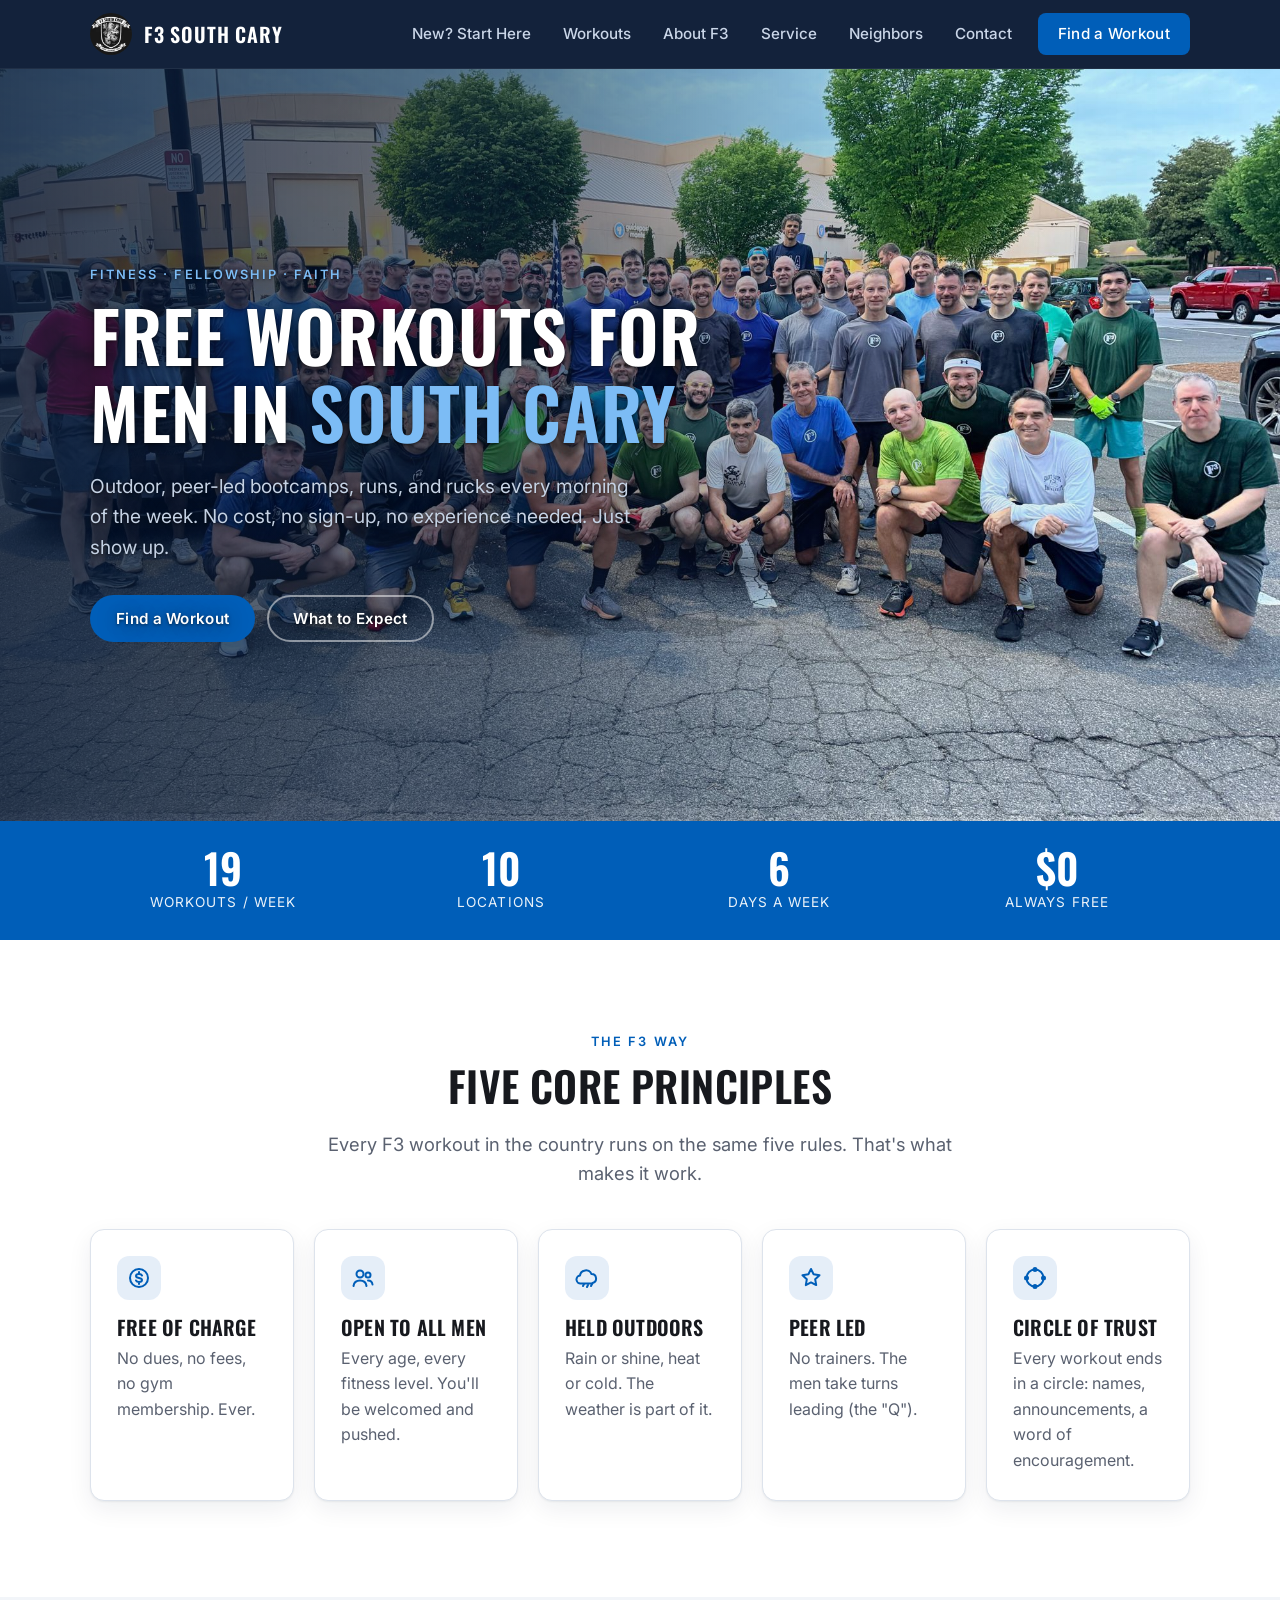
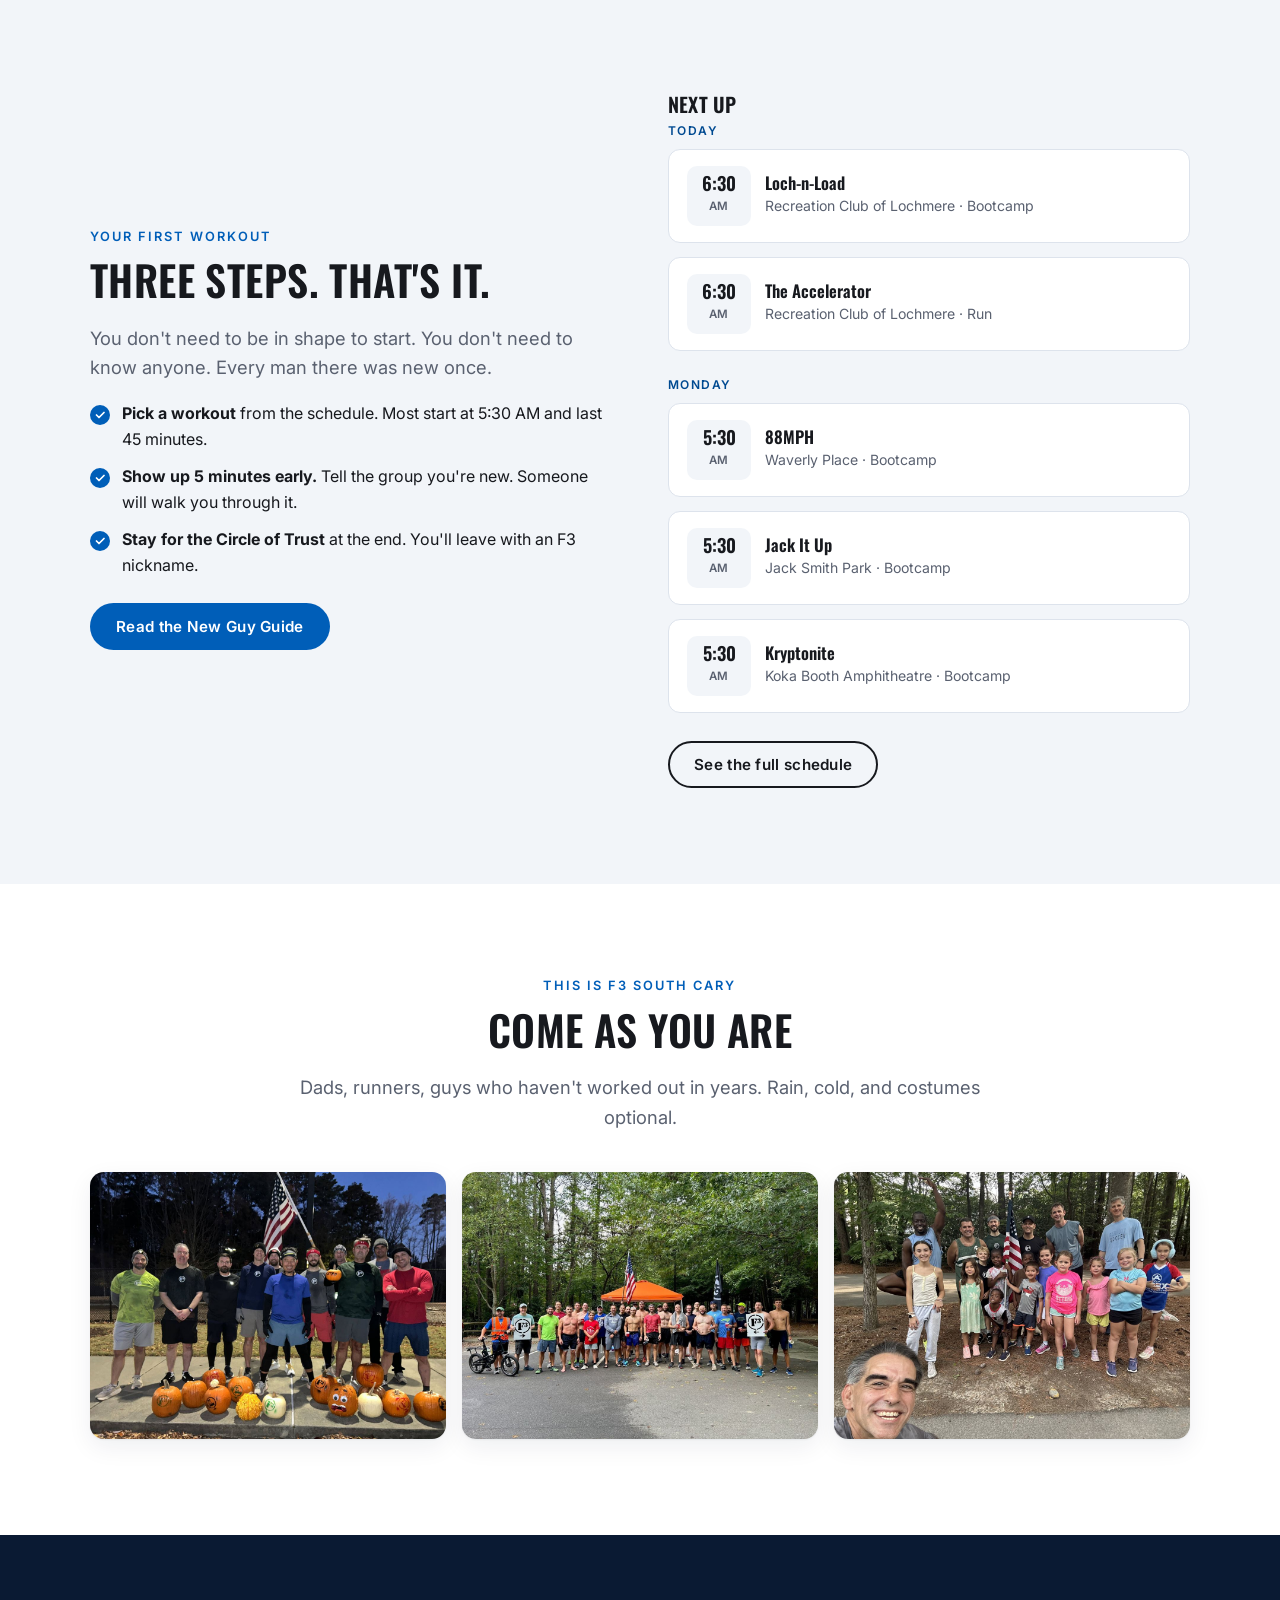
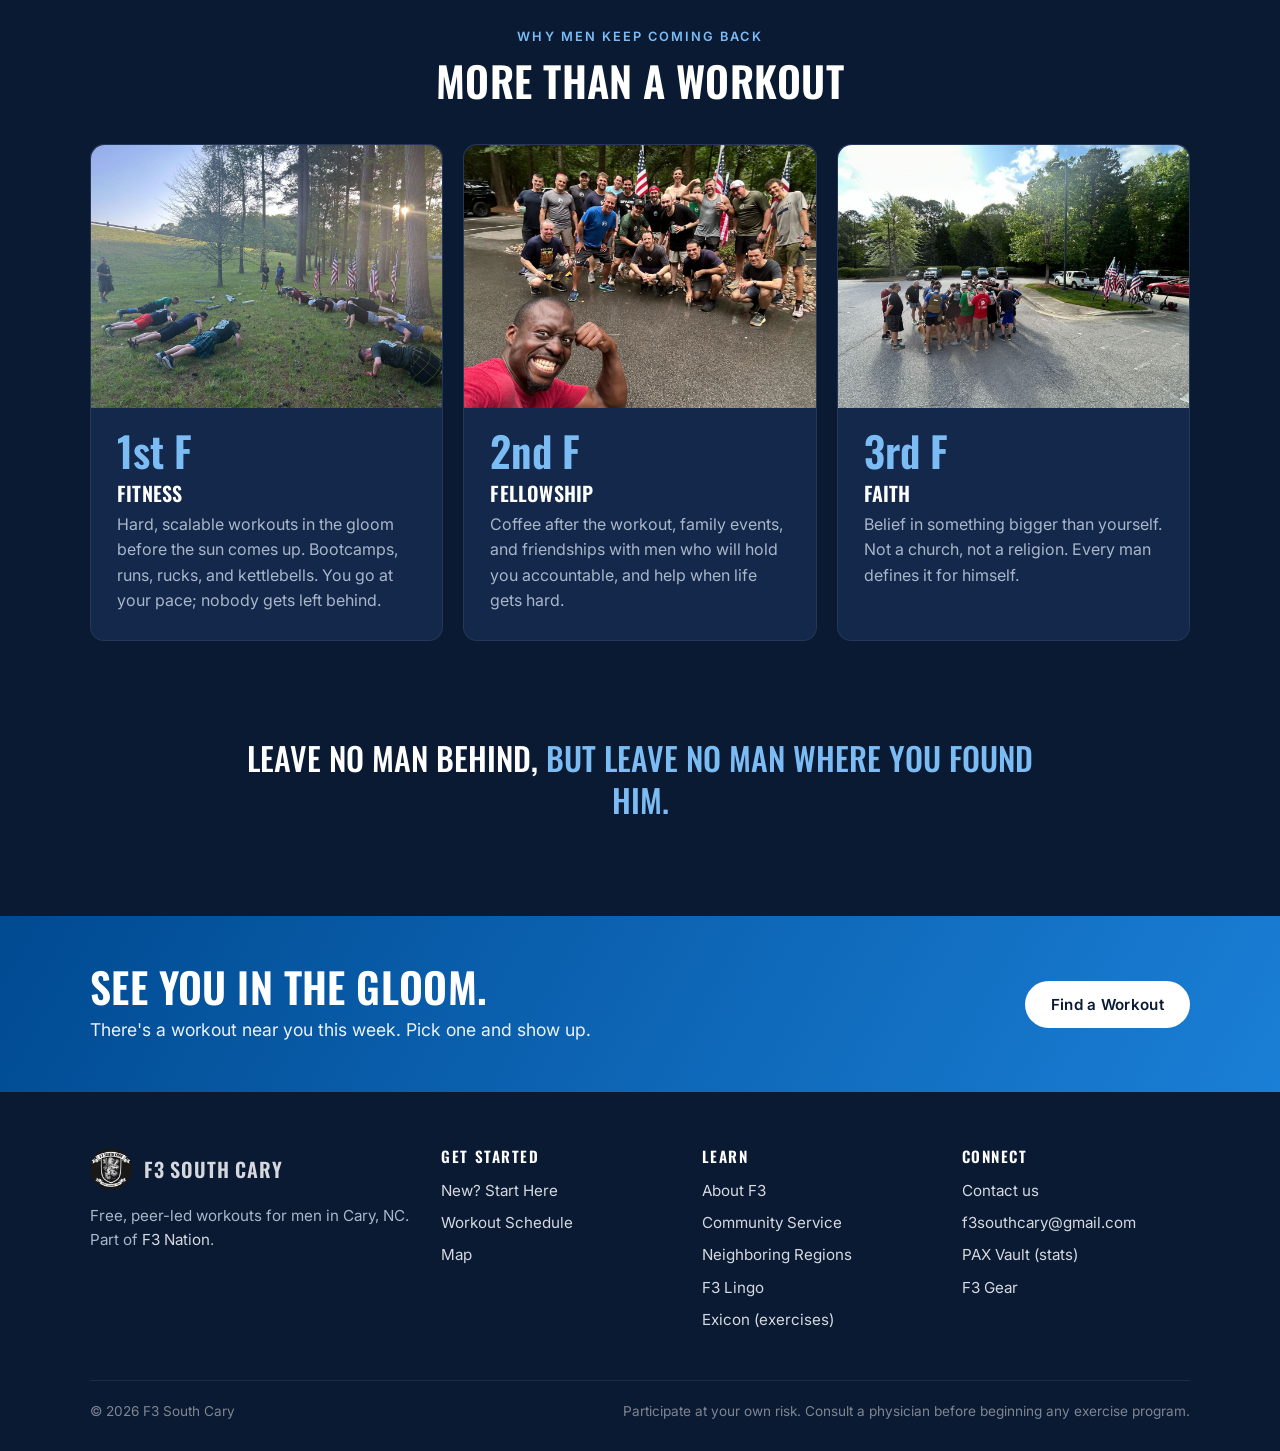
<file: index.html>
<!doctype html>
<html lang="en">
<head>
  <meta charset="utf-8">
  <meta name="viewport" content="width=device-width, initial-scale=1">
  <title>F3 South Cary | Free Outdoor Workouts for Men in Cary, NC</title>
  <meta name="description" content="Free, peer-led, outdoor workouts for men in South Cary, NC. Fitness, Fellowship, Faith. Find a workout near you and just show up.">
  <meta property="og:title" content="F3 South Cary">
  <meta property="og:description" content="Free, peer-led, outdoor workouts for men in South Cary, NC. Just show up.">
  <meta property="og:image" content="assets/img/logo.webp">
  <meta name="theme-color" content="#0a1a33">
  <link rel="icon" type="image/webp" href="assets/img/logo.webp">
  <link rel="preconnect" href="https://fonts.googleapis.com">
  <link rel="preconnect" href="https://fonts.gstatic.com" crossorigin>
  <link href="https://fonts.googleapis.com/css2?family=Inter:wght@400;500;600&family=Oswald:wght@500;600&display=swap" rel="stylesheet">
  <link rel="stylesheet" href="assets/css/site.css?v=6">
</head>
<body>
<a class="skip" href="#main">Skip to content</a>
<header class="site-header">
  <div class="wrap">
    <a class="brand" href="index.html"><img src="assets/img/logo.webp" alt="" width="42" height="42"><span>F3 South Cary</span></a>
    <button class="nav-toggle" aria-label="Menu" aria-expanded="false" aria-controls="site-nav"><svg viewBox="0 0 24 24" fill="none" stroke="currentColor" stroke-width="2" stroke-linecap="round"><path d="M4 7h16M4 12h16M4 17h16"/></svg></button>
    <nav class="nav" id="site-nav">
      <a href="new.html">New? Start Here</a>
      <a href="workouts.html">Workouts</a>
      <a href="about.html">About F3</a>
      <a href="service.html">Service</a>
      <a href="neighbors.html">Neighbors</a>
      <a href="contact.html">Contact</a>
      <a class="btn btn--primary" href="workouts.html">Find a Workout</a>
    </nav>
  </div>
</header>

<main id="main">
  <section class="hero hero--photo hero--home">
    <div class="wrap">
      <div>
        <span class="eyebrow">Fitness · Fellowship · Faith</span>
        <h1>Free workouts for men in <em>South Cary</em></h1>
        <p>Outdoor, peer-led bootcamps, runs, and rucks every morning of the week. No cost, no sign-up, no experience needed. Just show up.</p>
        <div class="btn-row">
          <a class="btn btn--primary" href="workouts.html">Find a Workout</a>
          <a class="btn btn--ghost" href="new.html">What to Expect</a>
        </div>
      </div>
    </div>
  </section>

  <section class="stats" data-stats aria-label="F3 South Cary at a glance">
    <div class="wrap">
      <div class="stat"><b data-stat="workouts">19</b><span>Workouts / week</span></div>
      <div class="stat"><b data-stat="locations">10</b><span>Locations</span></div>
      <div class="stat"><b data-stat="days">6</b><span>Days a week</span></div>
      <div class="stat"><b>$0</b><span>Always free</span></div>
    </div>
  </section>

  <section class="section">
    <div class="wrap">
      <div class="section-head center">
        <span class="eyebrow">The F3 way</span>
        <h2>Five core principles</h2>
        <p class="lede">Every F3 workout in the country runs on the same five rules. That's what makes it work.</p>
      </div>
      <div class="grid grid--5">
        <div class="card"><div class="icon"><svg viewBox="0 0 24 24" fill="none" stroke="currentColor" stroke-width="2" stroke-linecap="round" stroke-linejoin="round"><circle cx="12" cy="12" r="9"/><path d="M15 9.5c-.5-1-1.6-1.5-3-1.5-1.7 0-3 .8-3 2s1.3 1.7 3 2 3 .8 3 2-1.3 2-3 2c-1.4 0-2.5-.5-3-1.5M12 6v2M12 16v2"/></svg></div><h3>Free of charge</h3><p>No dues, no fees, no gym membership. Ever.</p></div>
        <div class="card"><div class="icon"><svg viewBox="0 0 24 24" fill="none" stroke="currentColor" stroke-width="2" stroke-linecap="round" stroke-linejoin="round"><circle cx="9" cy="8" r="3.5"/><path d="M2.5 20c.5-3.5 3.2-5.5 6.5-5.5s6 2 6.5 5.5"/><circle cx="17" cy="9" r="2.5"/><path d="M17 14.5c2.4 0 4.2 1.6 4.5 4"/></svg></div><h3>Open to all men</h3><p>Every age, every fitness level. You'll be welcomed and pushed.</p></div>
        <div class="card"><div class="icon"><svg viewBox="0 0 24 24" fill="none" stroke="currentColor" stroke-width="2" stroke-linecap="round" stroke-linejoin="round"><path d="M17.5 17a4.5 4.5 0 0 0-1-8.9A6 6 0 0 0 5 9.5 4 4 0 0 0 6 17.5h11.5z"/><path d="M8 20l1-2M12 21l1-2M16 20l1-2"/></svg></div><h3>Held outdoors</h3><p>Rain or shine, heat or cold. The weather is part of it.</p></div>
        <div class="card"><div class="icon"><svg viewBox="0 0 24 24" fill="none" stroke="currentColor" stroke-width="2" stroke-linecap="round" stroke-linejoin="round"><path d="M12 3l2.6 5.3 5.9.9-4.3 4.1 1 5.8L12 16.4l-5.2 2.7 1-5.8-4.3-4.1 5.9-.9z"/></svg></div><h3>Peer led</h3><p>No trainers. The men take turns leading (the "Q").</p></div>
        <div class="card"><div class="icon"><svg viewBox="0 0 24 24" fill="none" stroke="currentColor" stroke-width="2" stroke-linecap="round" stroke-linejoin="round"><circle cx="12" cy="12" r="8.5"/><circle cx="12" cy="3.5" r="1.5" fill="currentColor"/><circle cx="12" cy="20.5" r="1.5" fill="currentColor"/><circle cx="3.5" cy="12" r="1.5" fill="currentColor"/><circle cx="20.5" cy="12" r="1.5" fill="currentColor"/></svg></div><h3>Circle of Trust</h3><p>Every workout ends in a circle: names, announcements, a word of encouragement.</p></div>
      </div>
    </div>
  </section>

  <section class="section section--soft">
    <div class="wrap split">
      <div>
        <span class="eyebrow">Your first workout</span>
        <h2>Three steps. That's it.</h2>
        <p class="lede">You don't need to be in shape to start. You don't need to know anyone. Every man there was new once.</p>
        <ul class="checklist">
          <li><strong>Pick a workout</strong> from the schedule. Most start at 5:30 AM and last 45 minutes.</li>
          <li><strong>Show up 5 minutes early.</strong> Tell the group you're new. Someone will walk you through it.</li>
          <li><strong>Stay for the Circle of Trust</strong> at the end. You'll leave with an F3 nickname.</li>
        </ul>
        <div class="btn-row">
          <a class="btn btn--primary" href="new.html">Read the New Guy Guide</a>
        </div>
      </div>
      <div>
        <h3>Next up</h3>
        <div id="upcoming"><p class="empty">Loading schedule…</p></div>
        <a class="btn btn--outline" href="workouts.html">See the full schedule</a>
      </div>
    </div>
  </section>

  <section class="section">
    <div class="wrap">
      <div class="section-head center">
        <span class="eyebrow">This is F3 South Cary</span>
        <h2>Come as you are</h2>
        <p class="lede">Dads, runners, guys who haven't worked out in years. Rain, cold, and costumes optional.</p>
      </div>
      <div class="gallery gallery--3">
        <figure><img src="assets/img/pumpkins.jpg" alt="F3 South Cary men lined up behind F3-stenciled pumpkins at dawn" loading="lazy"></figure>
        <figure><img src="assets/img/post-run-group.jpg" alt="A large group of F3 men with F3 signs after a morning run" loading="lazy"></figure>
        <figure><img src="assets/img/family-workout.jpg" alt="F3 men and their kids posing with an American flag" loading="lazy"></figure>
      </div>
    </div>
  </section>

  <section class="section section--dark">
    <div class="wrap">
      <div class="section-head center">
        <span class="eyebrow">Why men keep coming back</span>
        <h2>More than a workout</h2>
      </div>
      <div class="grid grid--3">
        <div class="card"><img class="card-img" src="assets/img/pushups-kilts.jpg" alt="F3 South Cary men doing push-ups in a park, several in kilts" loading="lazy"><span class="num">1st F</span><h3>Fitness</h3><p>Hard, scalable workouts in the gloom before the sun comes up. Bootcamps, runs, rucks, and kettlebells. You go at your pace; nobody gets left behind.</p></div>
        <div class="card"><img class="card-img" src="assets/img/coffeeteria.jpg" alt="Group of F3 men with coffee mugs after a workout" loading="lazy"><span class="num">2nd F</span><h3>Fellowship</h3><p>Coffee after the workout, family events, and friendships with men who will hold you accountable, and help when life gets hard.</p></div>
        <div class="card"><img class="card-img" src="assets/img/cot-prayer.jpg" alt="F3 men gathered in a circle with hands on shoulders" loading="lazy"><span class="num">3rd F</span><h3>Faith</h3><p>Belief in something bigger than yourself. Not a church, not a religion. Every man defines it for himself.</p></div>
      </div>
    </div>
  </section>

  <section class="section section--dark" style="padding-top:0">
    <div class="wrap center">
      <p class="quote">Leave no man behind, <span>but leave no man where you found him.</span></p>
    </div>
  </section>

  <section class="cta-band">
    <div class="wrap">
      <div>
        <h2>See you in the gloom.</h2>
        <p>There's a workout near you this week. Pick one and show up.</p>
      </div>
      <a class="btn" href="workouts.html">Find a Workout</a>
    </div>
  </section>
</main>

<footer class="site-footer">
  <div class="wrap">
    <div class="footer-grid">
      <div class="footer-brand">
        <a class="brand" href="index.html"><img src="assets/img/logo.webp" alt="" width="42" height="42"><span>F3 South Cary</span></a>
        <p>Free, peer-led workouts for men in Cary, NC. Part of <a href="https://f3nation.com" target="_blank" rel="noopener">F3 Nation</a>.</p>
      </div>
      <div>
        <h4>Get started</h4>
        <ul>
          <li><a href="new.html">New? Start Here</a></li>
          <li><a href="workouts.html">Workout Schedule</a></li>
          <li><a href="workouts.html#map">Map</a></li>
        </ul>
      </div>
      <div>
        <h4>Learn</h4>
        <ul>
          <li><a href="about.html">About F3</a></li>
          <li><a href="service.html">Community Service</a></li>
          <li><a href="neighbors.html">Neighboring Regions</a></li>
          <li><a href="new.html#lingo">F3 Lingo</a></li>
          <li><a href="https://f3nation.com/exicon" target="_blank" rel="noopener">Exicon (exercises)</a></li>
        </ul>
      </div>
      <div>
        <h4>Connect</h4>
        <ul>
          <li><a href="contact.html">Contact us</a></li>
          <li><a data-email href="#"></a></li>
          <li><a href="https://pax-vault.f3nation.com" target="_blank" rel="noopener">PAX Vault (stats)</a></li>
          <li><a href="https://f3gear.com" target="_blank" rel="noopener">F3 Gear</a></li>
        </ul>
      </div>
    </div>
    <div class="footer-bottom">
      <span>© <span id="year">2026</span> F3 South Cary</span>
      <span>Participate at your own risk. Consult a physician before beginning any exercise program.</span>
    </div>
  </div>
</footer>
<script src="assets/js/config.js?v=6"></script>
<script src="assets/js/site.js?v=6"></script>
</body>
</html>
</file>
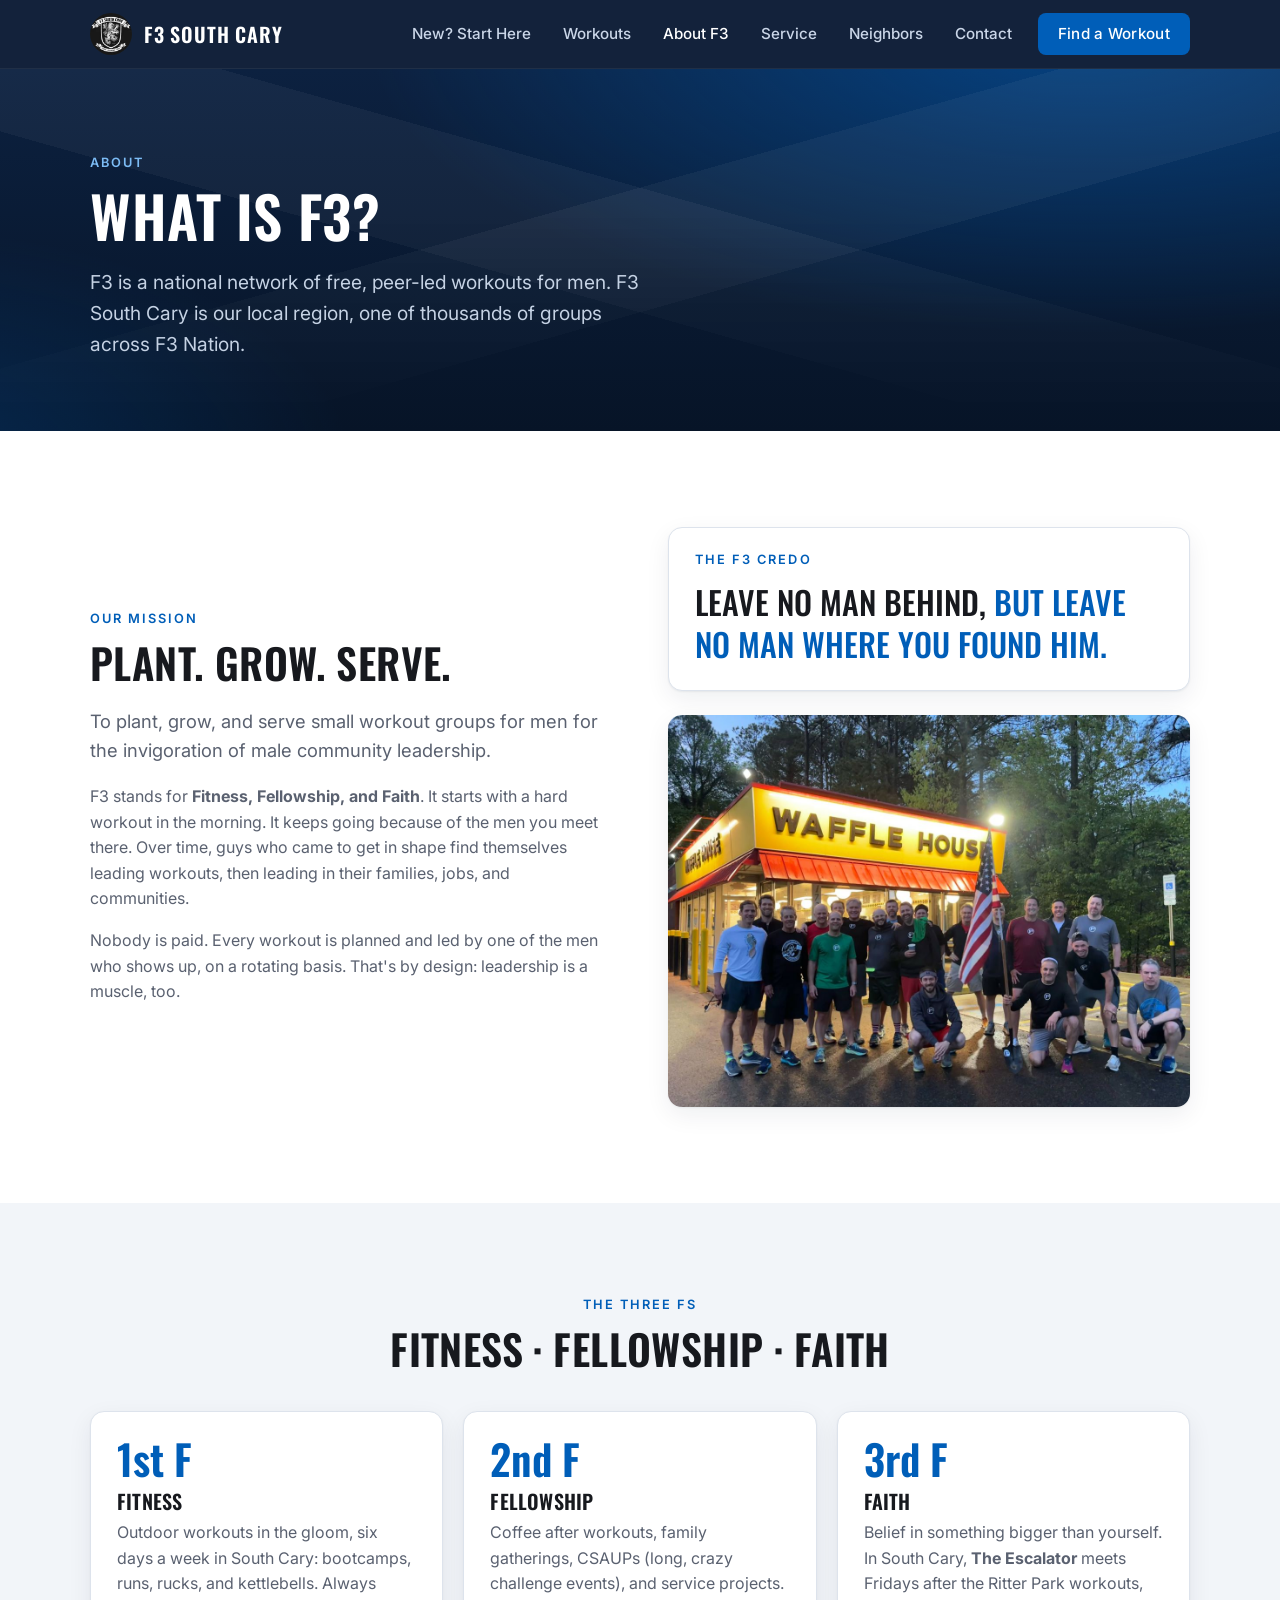
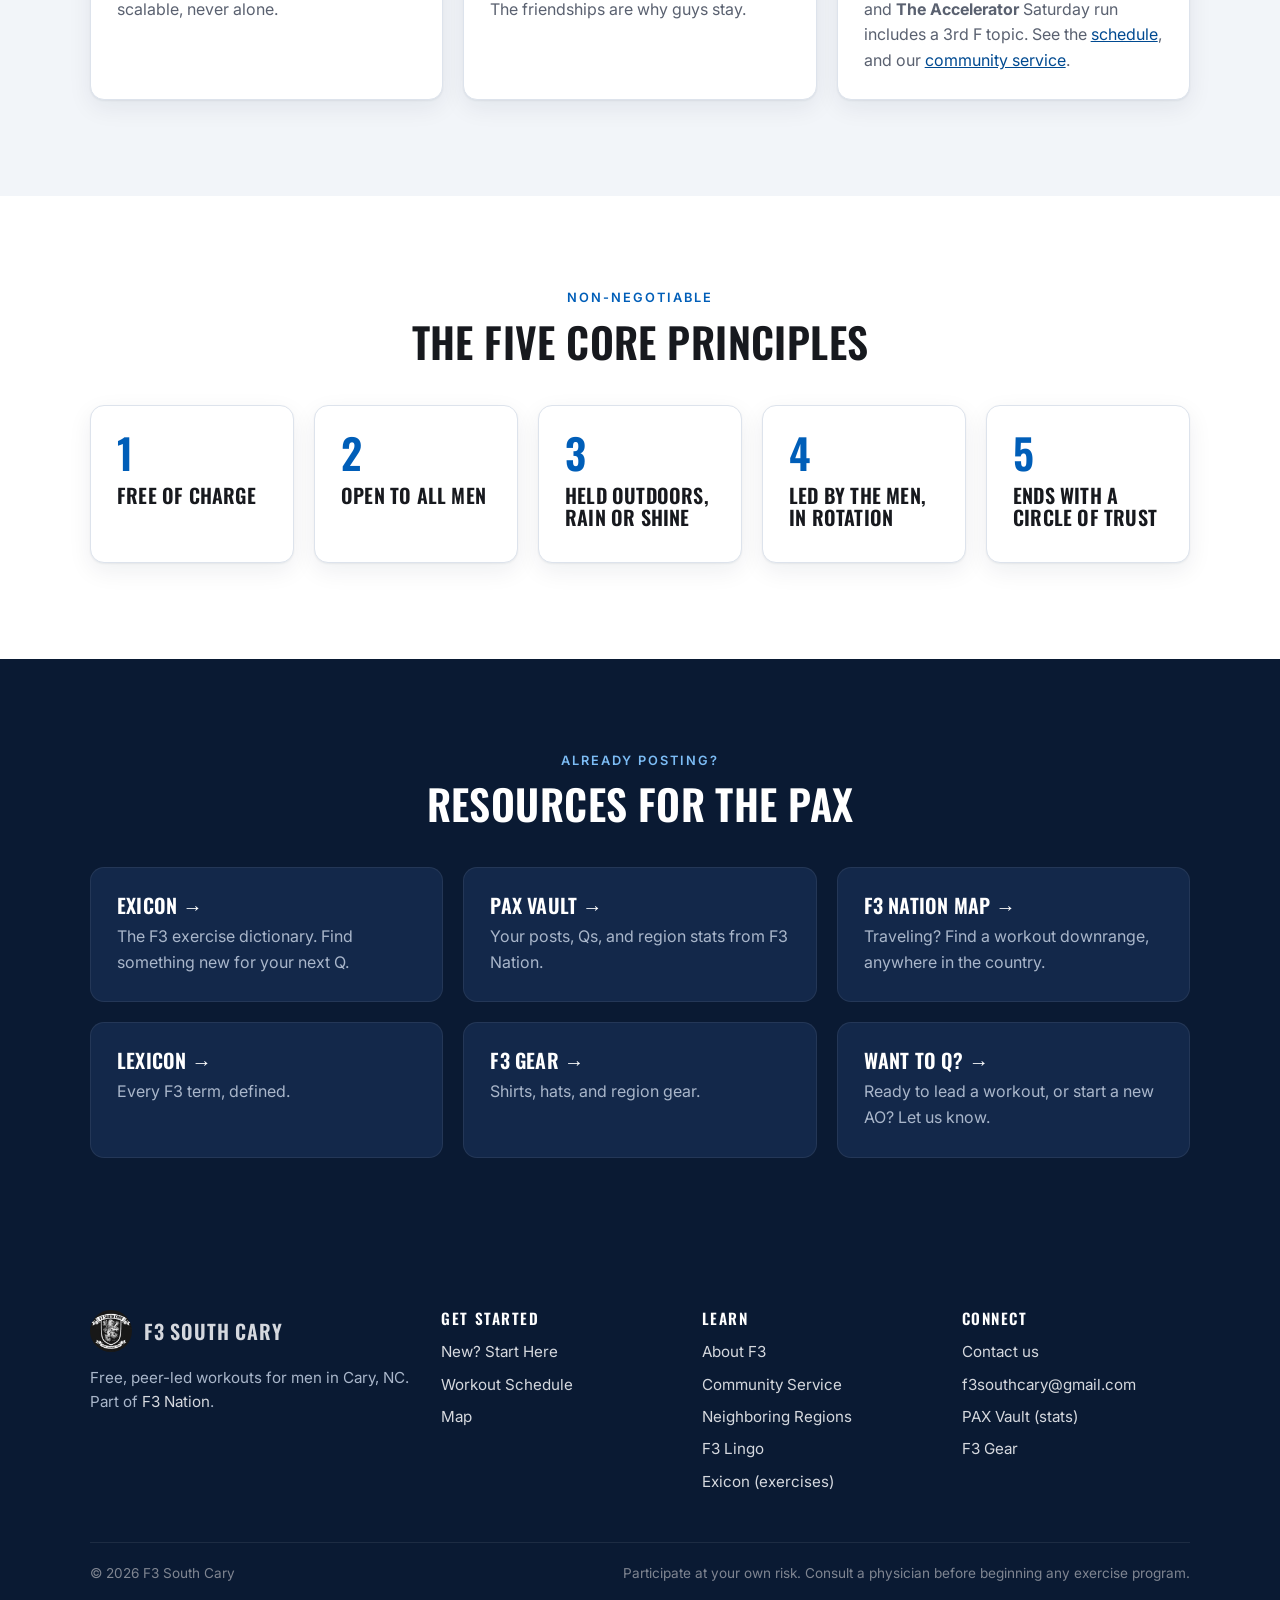
<file: about.html>
<!doctype html>
<html lang="en">
<head>
  <meta charset="utf-8">
  <meta name="viewport" content="width=device-width, initial-scale=1">
  <title>About F3 | F3 South Cary</title>
  <meta name="description" content="F3 is a national network of free, peer-led workouts for men. Fitness, Fellowship, Faith in South Cary, NC.">
  <meta property="og:title" content="F3 South Cary">
  <meta property="og:description" content="Free, peer-led, outdoor workouts for men in South Cary, NC. Just show up.">
  <meta property="og:image" content="assets/img/logo.webp">
  <meta name="theme-color" content="#0a1a33">
  <link rel="icon" type="image/webp" href="assets/img/logo.webp">
  <link rel="preconnect" href="https://fonts.googleapis.com">
  <link rel="preconnect" href="https://fonts.gstatic.com" crossorigin>
  <link href="https://fonts.googleapis.com/css2?family=Inter:wght@400;500;600&family=Oswald:wght@500;600&display=swap" rel="stylesheet">
  <link rel="stylesheet" href="assets/css/site.css?v=6">
</head>
<body>
<a class="skip" href="#main">Skip to content</a>
<header class="site-header">
  <div class="wrap">
    <a class="brand" href="index.html"><img src="assets/img/logo.webp" alt="" width="42" height="42"><span>F3 South Cary</span></a>
    <button class="nav-toggle" aria-label="Menu" aria-expanded="false" aria-controls="site-nav"><svg viewBox="0 0 24 24" fill="none" stroke="currentColor" stroke-width="2" stroke-linecap="round"><path d="M4 7h16M4 12h16M4 17h16"/></svg></button>
    <nav class="nav" id="site-nav">
      <a href="new.html">New? Start Here</a>
      <a href="workouts.html">Workouts</a>
      <a href="about.html" aria-current="page">About F3</a>
      <a href="service.html">Service</a>
      <a href="neighbors.html">Neighbors</a>
      <a href="contact.html">Contact</a>
      <a class="btn btn--primary" href="workouts.html">Find a Workout</a>
    </nav>
  </div>
</header>

<main id="main">
  <section class="hero hero--page">
    <div class="wrap">
      <span class="eyebrow">About</span>
      <h1>What is F3?</h1>
      <p>F3 is a national network of free, peer-led workouts for men. F3 South Cary is our local region, one of thousands of groups across F3 Nation.</p>
    </div>
  </section>

  <section class="section">
    <div class="wrap split">
      <div class="prose">
        <span class="eyebrow">Our mission</span>
        <h2 style="margin-top:0">Plant. Grow. Serve.</h2>
        <p class="lede">To plant, grow, and serve small workout groups for men for the invigoration of male community leadership.</p>
        <p>F3 stands for <strong>Fitness, Fellowship, and Faith</strong>. It starts with a hard workout in the morning. It keeps going because of the men you meet there. Over time, guys who came to get in shape find themselves leading workouts, then leading in their families, jobs, and communities.</p>
        <p>Nobody is paid. Every workout is planned and led by one of the men who shows up, on a rotating basis. That's by design: leadership is a muscle, too.</p>
      </div>
      <div>
        <div class="card">
          <span class="eyebrow">The F3 credo</span>
          <p class="quote" style="color:var(--text);margin:0">Leave no man behind, <span>but leave no man where you found him.</span></p>
        </div>
        <figure class="photo"><img src="assets/img/waffle-house.jpg" alt="F3 South Cary men with an American flag in front of a Waffle House at dawn" loading="lazy"></figure>
      </div>
    </div>
  </section>

  <section class="section section--soft">
    <div class="wrap">
      <div class="section-head center">
        <span class="eyebrow">The three Fs</span>
        <h2>Fitness · Fellowship · Faith</h2>
      </div>
      <div class="grid grid--3">
        <div class="card"><span class="num">1st F</span><h3>Fitness</h3><p>Outdoor workouts in the gloom, six days a week in South Cary: bootcamps, runs, rucks, and kettlebells. Always scalable, never alone.</p></div>
        <div class="card"><span class="num">2nd F</span><h3>Fellowship</h3><p>Coffee after workouts, family gatherings, CSAUPs (long, crazy challenge events), and service projects. The friendships are why guys stay.</p></div>
        <div class="card"><span class="num">3rd F</span><h3>Faith</h3><p>Belief in something bigger than yourself. In South Cary, <strong>The Escalator</strong> meets Fridays after the Ritter Park workouts, and <strong>The Accelerator</strong> Saturday run includes a 3rd F topic. See the <a href="workouts.html?type=3rdf">schedule</a>, and our <a href="service.html">community service</a>.</p></div>
      </div>
    </div>
  </section>

  <section class="section">
    <div class="wrap">
      <div class="section-head center">
        <span class="eyebrow">Non-negotiable</span>
        <h2>The five core principles</h2>
      </div>
      <div class="grid grid--5">
        <div class="card"><span class="num">1</span><h3>Free of charge</h3></div>
        <div class="card"><span class="num">2</span><h3>Open to all men</h3></div>
        <div class="card"><span class="num">3</span><h3>Held outdoors, rain or shine</h3></div>
        <div class="card"><span class="num">4</span><h3>Led by the men, in rotation</h3></div>
        <div class="card"><span class="num">5</span><h3>Ends with a Circle of Trust</h3></div>
      </div>
    </div>
  </section>

  <section class="section section--dark">
    <div class="wrap">
      <div class="section-head center">
        <span class="eyebrow">Already posting?</span>
        <h2>Resources for the PAX</h2>
      </div>
      <div class="grid grid--3">
        <a class="card" style="text-decoration:none" href="https://f3nation.com/exicon" target="_blank" rel="noopener"><h3>Exicon →</h3><p>The F3 exercise dictionary. Find something new for your next Q.</p></a>
        <a class="card" style="text-decoration:none" href="https://pax-vault.f3nation.com" target="_blank" rel="noopener"><h3>PAX Vault →</h3><p>Your posts, Qs, and region stats from F3 Nation.</p></a>
        <a class="card" style="text-decoration:none" href="https://map.f3nation.com" target="_blank" rel="noopener"><h3>F3 Nation Map →</h3><p>Traveling? Find a workout downrange, anywhere in the country.</p></a>
        <a class="card" style="text-decoration:none" href="https://f3nation.com/lexicon" target="_blank" rel="noopener"><h3>Lexicon →</h3><p>Every F3 term, defined.</p></a>
        <a class="card" style="text-decoration:none" href="https://f3gear.com" target="_blank" rel="noopener"><h3>F3 Gear →</h3><p>Shirts, hats, and region gear.</p></a>
        <a class="card" style="text-decoration:none" href="contact.html"><h3>Want to Q? →</h3><p>Ready to lead a workout, or start a new AO? Let us know.</p></a>
      </div>
    </div>
  </section>
</main>


<footer class="site-footer">
  <div class="wrap">
    <div class="footer-grid">
      <div class="footer-brand">
        <a class="brand" href="index.html"><img src="assets/img/logo.webp" alt="" width="42" height="42"><span>F3 South Cary</span></a>
        <p>Free, peer-led workouts for men in Cary, NC. Part of <a href="https://f3nation.com" target="_blank" rel="noopener">F3 Nation</a>.</p>
      </div>
      <div>
        <h4>Get started</h4>
        <ul>
          <li><a href="new.html">New? Start Here</a></li>
          <li><a href="workouts.html">Workout Schedule</a></li>
          <li><a href="workouts.html#map">Map</a></li>
        </ul>
      </div>
      <div>
        <h4>Learn</h4>
        <ul>
          <li><a href="about.html">About F3</a></li>
          <li><a href="service.html">Community Service</a></li>
          <li><a href="neighbors.html">Neighboring Regions</a></li>
          <li><a href="new.html#lingo">F3 Lingo</a></li>
          <li><a href="https://f3nation.com/exicon" target="_blank" rel="noopener">Exicon (exercises)</a></li>
        </ul>
      </div>
      <div>
        <h4>Connect</h4>
        <ul>
          <li><a href="contact.html">Contact us</a></li>
          <li><a data-email href="#"></a></li>
          <li><a href="https://pax-vault.f3nation.com" target="_blank" rel="noopener">PAX Vault (stats)</a></li>
          <li><a href="https://f3gear.com" target="_blank" rel="noopener">F3 Gear</a></li>
        </ul>
      </div>
    </div>
    <div class="footer-bottom">
      <span>© <span id="year">2026</span> F3 South Cary</span>
      <span>Participate at your own risk. Consult a physician before beginning any exercise program.</span>
    </div>
  </div>
</footer>
<script src="assets/js/config.js?v=6"></script>
<script src="assets/js/site.js?v=6"></script>
</body>
</html>
</file>
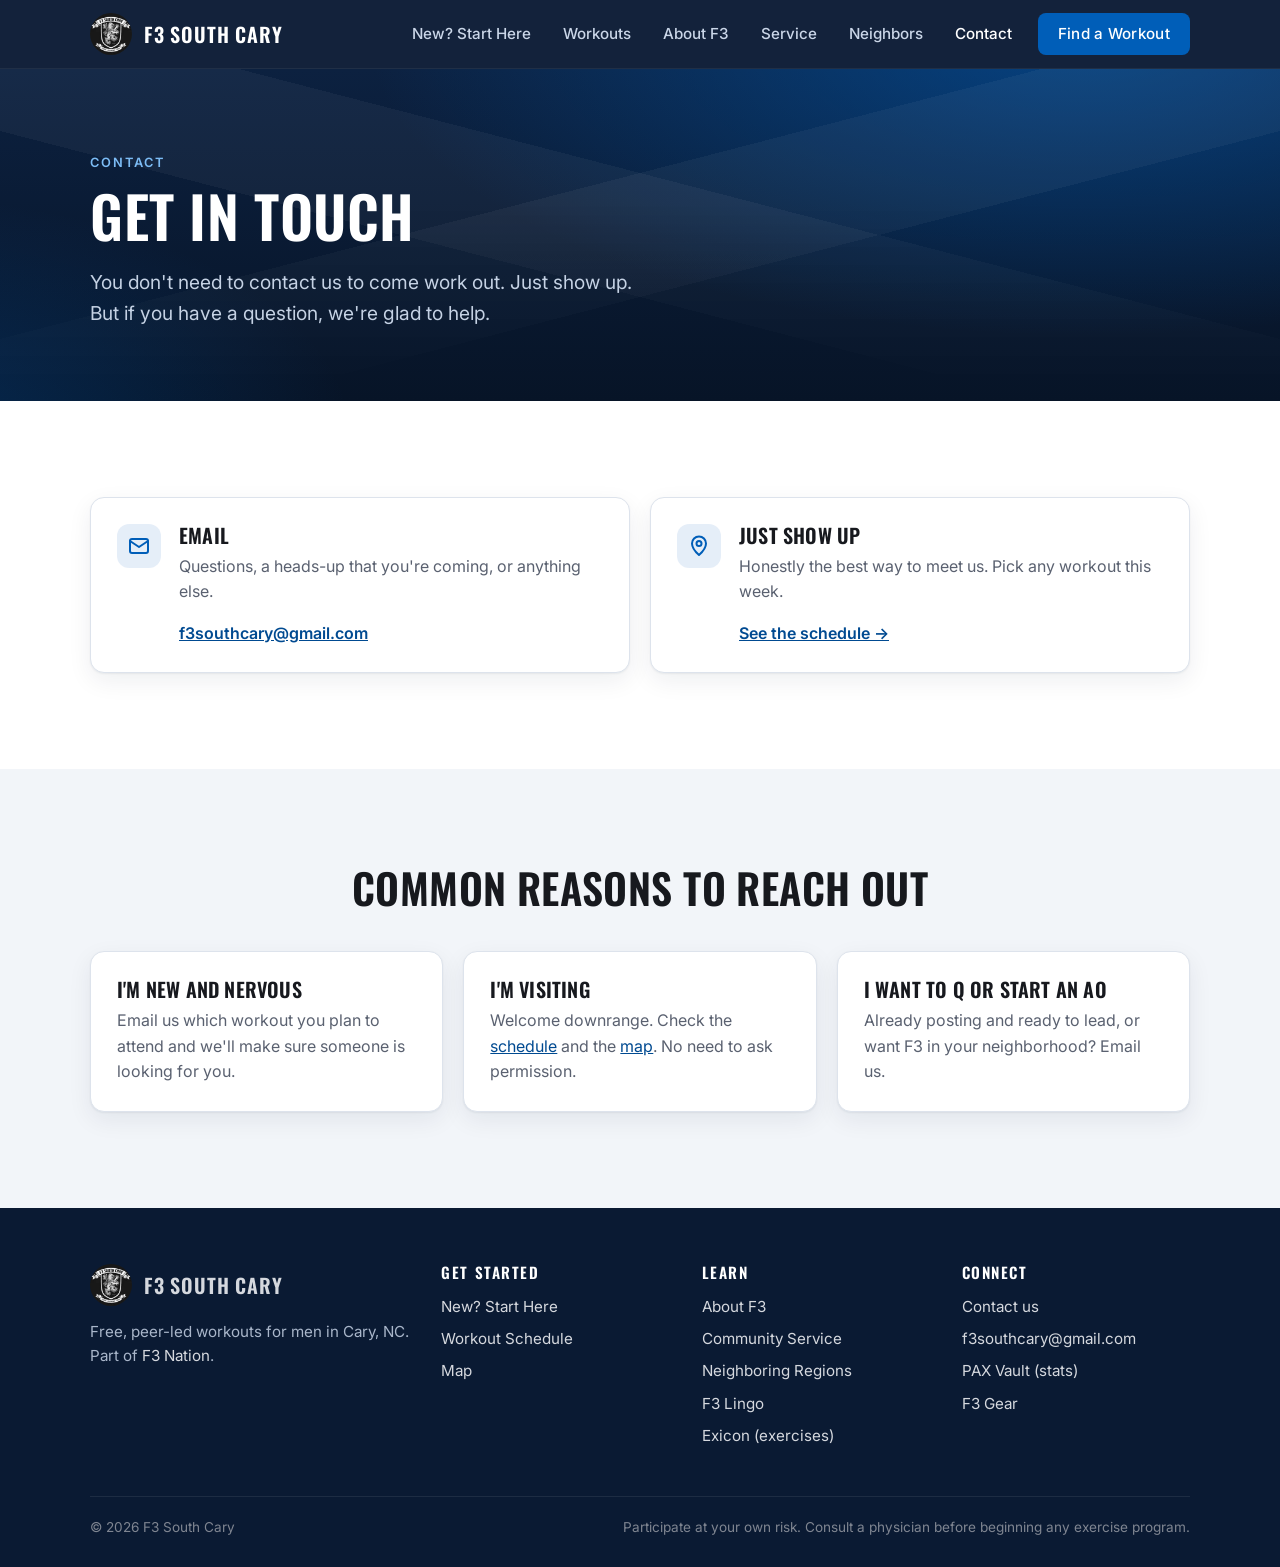
<file: contact.html>
<!doctype html>
<html lang="en">
<head>
  <meta charset="utf-8">
  <meta name="viewport" content="width=device-width, initial-scale=1">
  <title>Contact | F3 South Cary</title>
  <meta name="description" content="Questions about F3 South Cary? Email us, or just show up to a workout.">
  <meta property="og:title" content="F3 South Cary">
  <meta property="og:description" content="Free, peer-led, outdoor workouts for men in South Cary, NC. Just show up.">
  <meta property="og:image" content="assets/img/logo.webp">
  <meta name="theme-color" content="#0a1a33">
  <link rel="icon" type="image/webp" href="assets/img/logo.webp">
  <link rel="preconnect" href="https://fonts.googleapis.com">
  <link rel="preconnect" href="https://fonts.gstatic.com" crossorigin>
  <link href="https://fonts.googleapis.com/css2?family=Inter:wght@400;500;600&family=Oswald:wght@500;600&display=swap" rel="stylesheet">
  <link rel="stylesheet" href="assets/css/site.css?v=6">
</head>
<body>
<a class="skip" href="#main">Skip to content</a>
<header class="site-header">
  <div class="wrap">
    <a class="brand" href="index.html"><img src="assets/img/logo.webp" alt="" width="42" height="42"><span>F3 South Cary</span></a>
    <button class="nav-toggle" aria-label="Menu" aria-expanded="false" aria-controls="site-nav"><svg viewBox="0 0 24 24" fill="none" stroke="currentColor" stroke-width="2" stroke-linecap="round"><path d="M4 7h16M4 12h16M4 17h16"/></svg></button>
    <nav class="nav" id="site-nav">
      <a href="new.html">New? Start Here</a>
      <a href="workouts.html">Workouts</a>
      <a href="about.html">About F3</a>
      <a href="service.html">Service</a>
      <a href="neighbors.html">Neighbors</a>
      <a href="contact.html" aria-current="page">Contact</a>
      <a class="btn btn--primary" href="workouts.html">Find a Workout</a>
    </nav>
  </div>
</header>

<main id="main">
  <section class="hero hero--page">
    <div class="wrap">
      <span class="eyebrow">Contact</span>
      <h1>Get in touch</h1>
      <p>You don't need to contact us to come work out. Just show up. But if you have a question, we're glad to help.</p>
    </div>
  </section>

  <section class="section">
    <div class="wrap">
      <div class="grid grid--2">
        <div class="card contact-card">
          <div class="icon"><svg viewBox="0 0 24 24" fill="none" stroke="currentColor" stroke-width="2" stroke-linecap="round" stroke-linejoin="round"><rect x="3" y="5" width="18" height="14" rx="2"/><path d="M3 7l9 6 9-6"/></svg></div>
          <div>
            <h3>Email</h3>
            <p>Questions, a heads-up that you're coming, or anything else.</p>
            <a data-email href="#"></a>
          </div>
        </div>
        <div class="card contact-card">
          <div class="icon"><svg viewBox="0 0 24 24" fill="none" stroke="currentColor" stroke-width="2" stroke-linecap="round" stroke-linejoin="round"><path d="M12 21s-7-6.2-7-11.5a7 7 0 0 1 14 0C19 14.8 12 21 12 21z"/><circle cx="12" cy="9.5" r="2.5"/></svg></div>
          <div>
            <h3>Just show up</h3>
            <p>Honestly the best way to meet us. Pick any workout this week.</p>
            <a href="workouts.html">See the schedule →</a>
          </div>
        </div>
      </div>
    </div>
  </section>

  <section class="section section--soft">
    <div class="wrap">
      <div class="section-head center">
        <h2>Common reasons to reach out</h2>
      </div>
      <div class="grid grid--3">
        <div class="card"><h3>I'm new and nervous</h3><p>Email us which workout you plan to attend and we'll make sure someone is looking for you.</p></div>
        <div class="card"><h3>I'm visiting</h3><p>Welcome downrange. Check the <a href="workouts.html">schedule</a> and the <a href="workouts.html#map">map</a>. No need to ask permission.</p></div>
        <div class="card"><h3>I want to Q or start an AO</h3><p>Already posting and ready to lead, or want F3 in your neighborhood? Email us.</p></div>
      </div>
    </div>
  </section>
</main>


<footer class="site-footer">
  <div class="wrap">
    <div class="footer-grid">
      <div class="footer-brand">
        <a class="brand" href="index.html"><img src="assets/img/logo.webp" alt="" width="42" height="42"><span>F3 South Cary</span></a>
        <p>Free, peer-led workouts for men in Cary, NC. Part of <a href="https://f3nation.com" target="_blank" rel="noopener">F3 Nation</a>.</p>
      </div>
      <div>
        <h4>Get started</h4>
        <ul>
          <li><a href="new.html">New? Start Here</a></li>
          <li><a href="workouts.html">Workout Schedule</a></li>
          <li><a href="workouts.html#map">Map</a></li>
        </ul>
      </div>
      <div>
        <h4>Learn</h4>
        <ul>
          <li><a href="about.html">About F3</a></li>
          <li><a href="service.html">Community Service</a></li>
          <li><a href="neighbors.html">Neighboring Regions</a></li>
          <li><a href="new.html#lingo">F3 Lingo</a></li>
          <li><a href="https://f3nation.com/exicon" target="_blank" rel="noopener">Exicon (exercises)</a></li>
        </ul>
      </div>
      <div>
        <h4>Connect</h4>
        <ul>
          <li><a href="contact.html">Contact us</a></li>
          <li><a data-email href="#"></a></li>
          <li><a href="https://pax-vault.f3nation.com" target="_blank" rel="noopener">PAX Vault (stats)</a></li>
          <li><a href="https://f3gear.com" target="_blank" rel="noopener">F3 Gear</a></li>
        </ul>
      </div>
    </div>
    <div class="footer-bottom">
      <span>© <span id="year">2026</span> F3 South Cary</span>
      <span>Participate at your own risk. Consult a physician before beginning any exercise program.</span>
    </div>
  </div>
</footer>
<script src="assets/js/config.js?v=6"></script>
<script src="assets/js/site.js?v=6"></script>
</body>
</html>
</file>
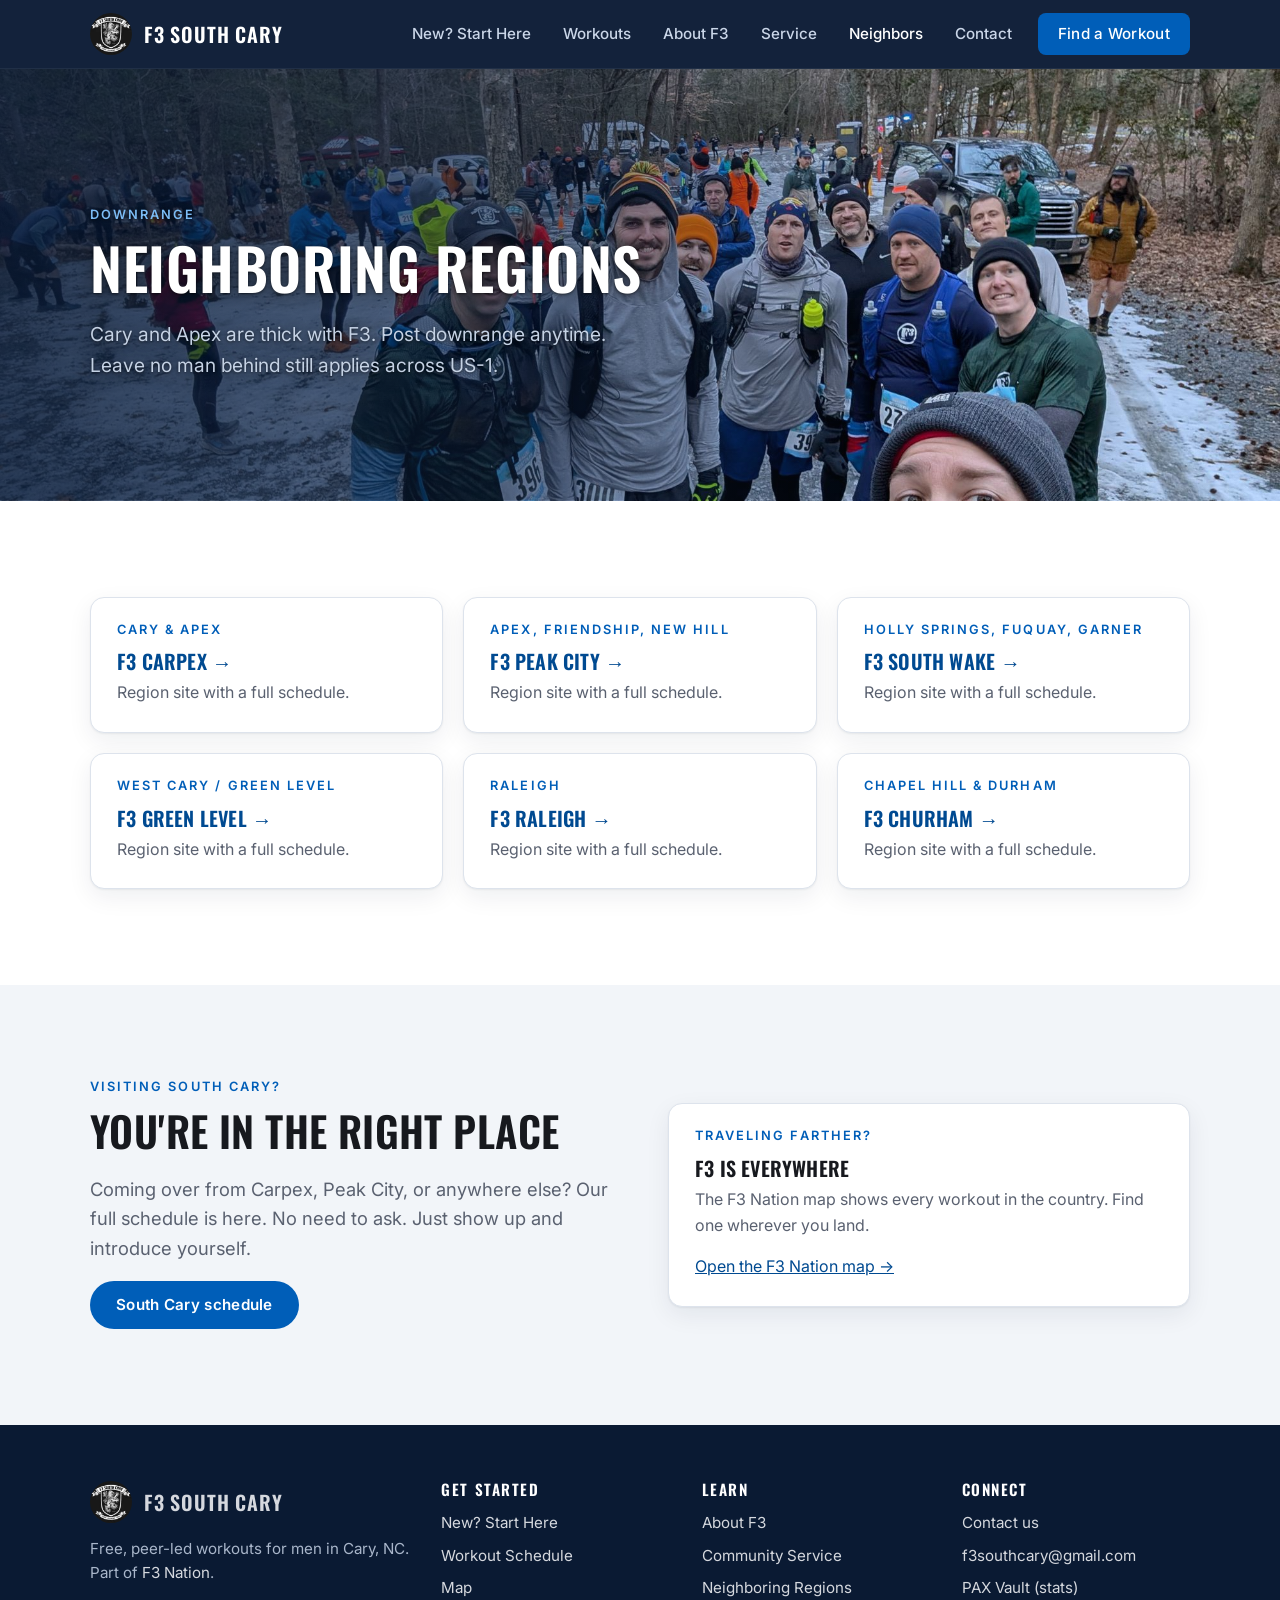
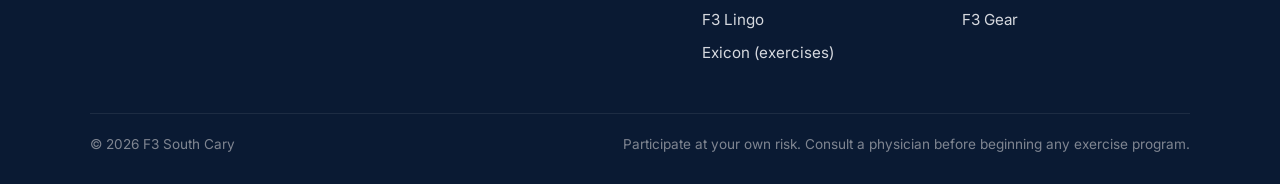
<file: neighbors.html>
<!doctype html>
<html lang="en">
<head>
  <meta charset="utf-8">
  <meta name="viewport" content="width=device-width, initial-scale=1">
  <title>Neighboring Regions | F3 South Cary</title>
  <meta name="description" content="F3 regions near South Cary: Carpex, Peak City, South Wake, Green Level, Raleigh, and Churham.">
  <meta property="og:title" content="F3 South Cary">
  <meta property="og:description" content="Free, peer-led, outdoor workouts for men in South Cary, NC. Just show up.">
  <meta property="og:image" content="assets/img/logo.webp">
  <meta name="theme-color" content="#0a1a33">
  <link rel="icon" type="image/webp" href="assets/img/logo.webp">
  <link rel="preconnect" href="https://fonts.googleapis.com">
  <link rel="preconnect" href="https://fonts.gstatic.com" crossorigin>
  <link href="https://fonts.googleapis.com/css2?family=Inter:wght@400;500;600&family=Oswald:wght@500;600&display=swap" rel="stylesheet">
  <link rel="stylesheet" href="assets/css/site.css?v=6">
</head>
<body>
<a class="skip" href="#main">Skip to content</a>
<header class="site-header">
  <div class="wrap">
    <a class="brand" href="index.html"><img src="assets/img/logo.webp" alt="" width="42" height="42"><span>F3 South Cary</span></a>
    <button class="nav-toggle" aria-label="Menu" aria-expanded="false" aria-controls="site-nav"><svg viewBox="0 0 24 24" fill="none" stroke="currentColor" stroke-width="2" stroke-linecap="round"><path d="M4 7h16M4 12h16M4 17h16"/></svg></button>
    <nav class="nav" id="site-nav">
      <a href="new.html">New? Start Here</a>
      <a href="workouts.html">Workouts</a>
      <a href="about.html">About F3</a>
      <a href="service.html">Service</a>
      <a href="neighbors.html" aria-current="page">Neighbors</a>
      <a href="contact.html">Contact</a>
      <a class="btn btn--primary" href="workouts.html">Find a Workout</a>
    </nav>
  </div>
</header>

<main id="main">
  <section class="hero hero--page hero--photo hero--neighbors">
    <div class="wrap">
      <span class="eyebrow">Downrange</span>
      <h1>Neighboring regions</h1>
      <p>Cary and Apex are thick with F3. Post downrange anytime. Leave no man behind still applies across US-1.</p>
    </div>
  </section>

  <section class="section">
    <div class="wrap">
      <div class="grid grid--3">
        <a class="card region-card" href="https://www.f3carpex.com/" target="_blank" rel="noopener"><span class="eyebrow">Cary &amp; Apex</span><h3>F3 Carpex →</h3><p>Region site with a full schedule.</p></a>
        <a class="card region-card" href="https://f3peakcity.com/" target="_blank" rel="noopener"><span class="eyebrow">Apex, Friendship, New Hill</span><h3>F3 Peak City →</h3><p>Region site with a full schedule.</p></a>
        <a class="card region-card" href="https://f3southwake.com/" target="_blank" rel="noopener"><span class="eyebrow">Holly Springs, Fuquay, Garner</span><h3>F3 South Wake →</h3><p>Region site with a full schedule.</p></a>
        <a class="card region-card" href="https://f3greenlevel.com/" target="_blank" rel="noopener"><span class="eyebrow">West Cary / Green Level</span><h3>F3 Green Level →</h3><p>Region site with a full schedule.</p></a>
        <a class="card region-card" href="https://f3raleigh.com/" target="_blank" rel="noopener"><span class="eyebrow">Raleigh</span><h3>F3 Raleigh →</h3><p>Region site with a full schedule.</p></a>
        <a class="card region-card" href="https://f3churham.com/" target="_blank" rel="noopener"><span class="eyebrow">Chapel Hill &amp; Durham</span><h3>F3 Churham →</h3><p>Region site with a full schedule.</p></a>
      </div>
    </div>
  </section>

  <section class="section section--soft">
    <div class="wrap split">
      <div>
        <span class="eyebrow">Visiting South Cary?</span>
        <h2>You're in the right place</h2>
        <p class="lede">Coming over from Carpex, Peak City, or anywhere else? Our full schedule is here. No need to ask. Just show up and introduce yourself.</p>
        <div class="btn-row">
          <a class="btn btn--primary" href="workouts.html">South Cary schedule</a>
        </div>
      </div>
      <div class="card">
        <span class="eyebrow">Traveling farther?</span>
        <h3>F3 is everywhere</h3>
        <p>The F3 Nation map shows every workout in the country. Find one wherever you land.</p>
        <a href="https://map.f3nation.com/?lat=35.721&amp;lng=-78.781&amp;zoom=11" target="_blank" rel="noopener">Open the F3 Nation map →</a>
      </div>
    </div>
  </section>
</main>



<footer class="site-footer">
  <div class="wrap">
    <div class="footer-grid">
      <div class="footer-brand">
        <a class="brand" href="index.html"><img src="assets/img/logo.webp" alt="" width="42" height="42"><span>F3 South Cary</span></a>
        <p>Free, peer-led workouts for men in Cary, NC. Part of <a href="https://f3nation.com" target="_blank" rel="noopener">F3 Nation</a>.</p>
      </div>
      <div>
        <h4>Get started</h4>
        <ul>
          <li><a href="new.html">New? Start Here</a></li>
          <li><a href="workouts.html">Workout Schedule</a></li>
          <li><a href="workouts.html#map">Map</a></li>
        </ul>
      </div>
      <div>
        <h4>Learn</h4>
        <ul>
          <li><a href="about.html">About F3</a></li>
          <li><a href="service.html">Community Service</a></li>
          <li><a href="neighbors.html">Neighboring Regions</a></li>
          <li><a href="new.html#lingo">F3 Lingo</a></li>
          <li><a href="https://f3nation.com/exicon" target="_blank" rel="noopener">Exicon (exercises)</a></li>
        </ul>
      </div>
      <div>
        <h4>Connect</h4>
        <ul>
          <li><a href="contact.html">Contact us</a></li>
          <li><a data-email href="#"></a></li>
          <li><a href="https://pax-vault.f3nation.com" target="_blank" rel="noopener">PAX Vault (stats)</a></li>
          <li><a href="https://f3gear.com" target="_blank" rel="noopener">F3 Gear</a></li>
        </ul>
      </div>
    </div>
    <div class="footer-bottom">
      <span>© <span id="year">2026</span> F3 South Cary</span>
      <span>Participate at your own risk. Consult a physician before beginning any exercise program.</span>
    </div>
  </div>
</footer>
<script src="assets/js/config.js?v=6"></script>
<script src="assets/js/site.js?v=6"></script>
</body>
</html>
</file>
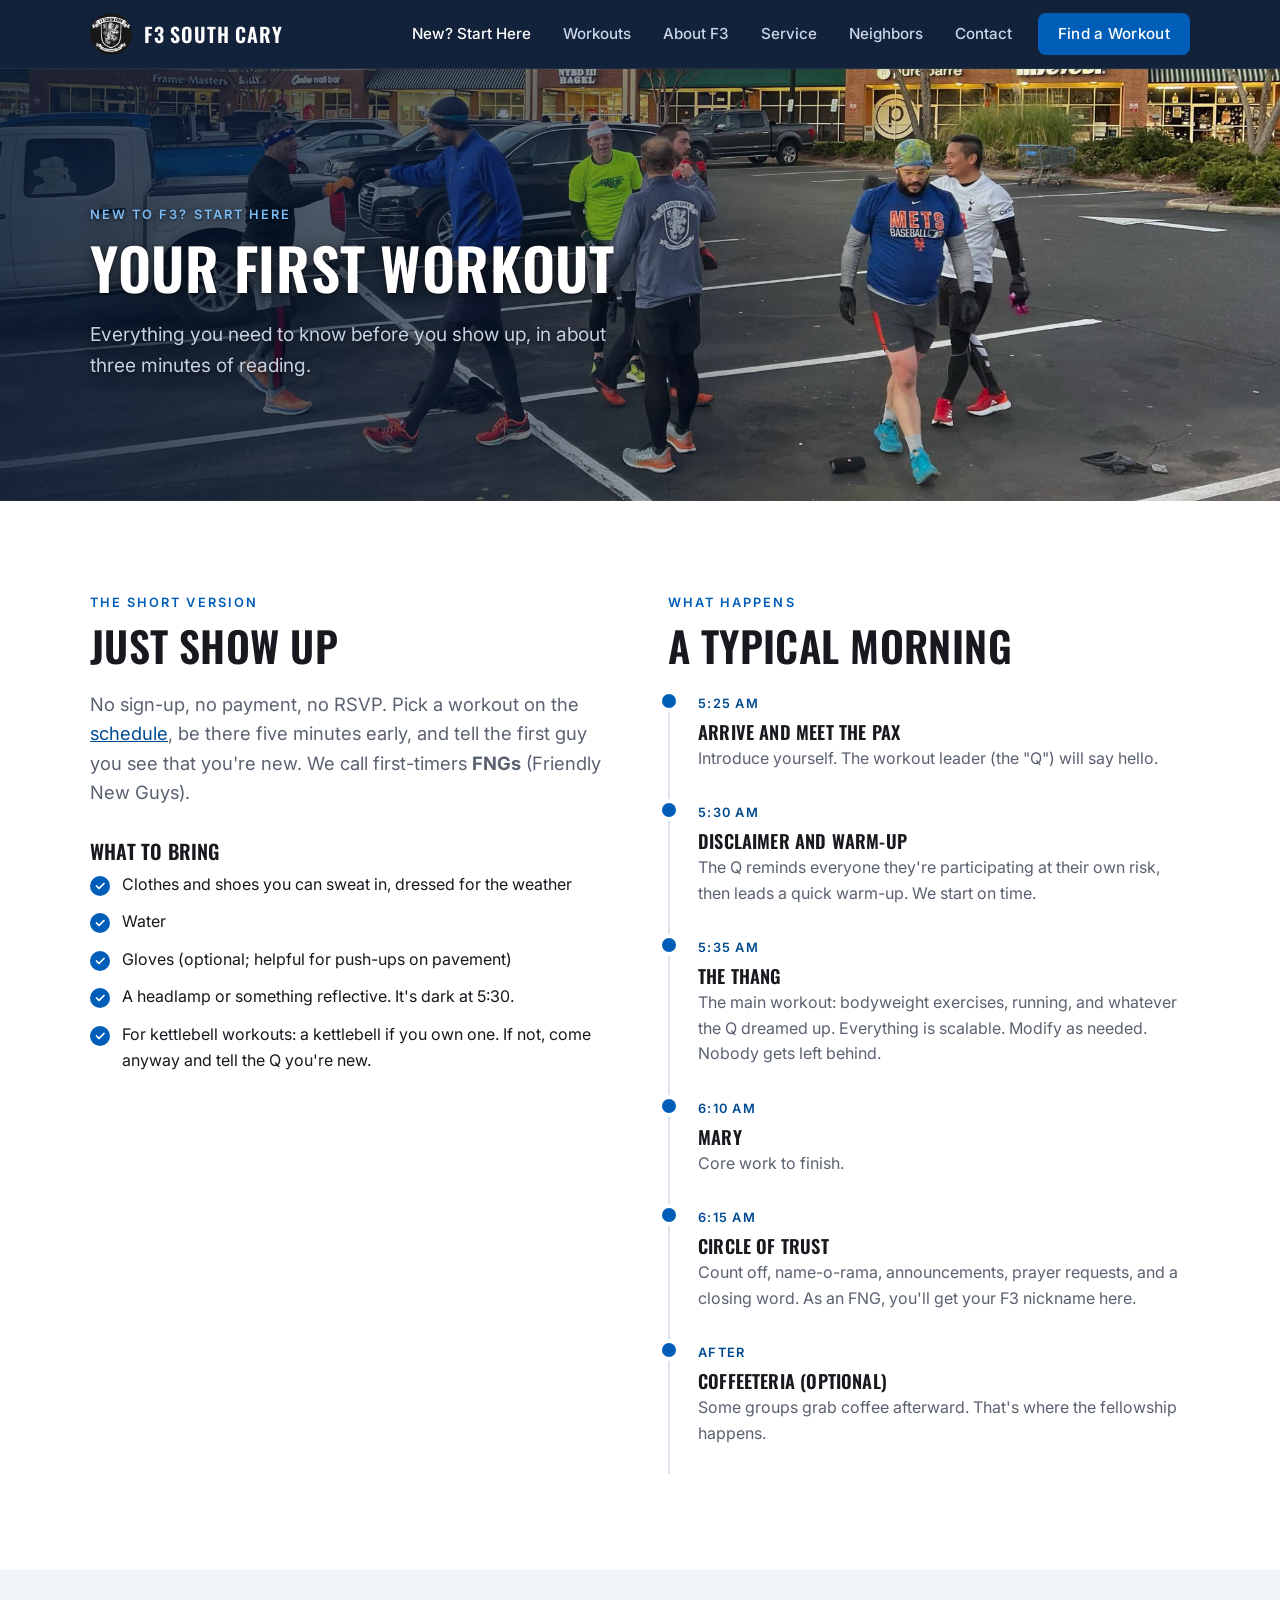
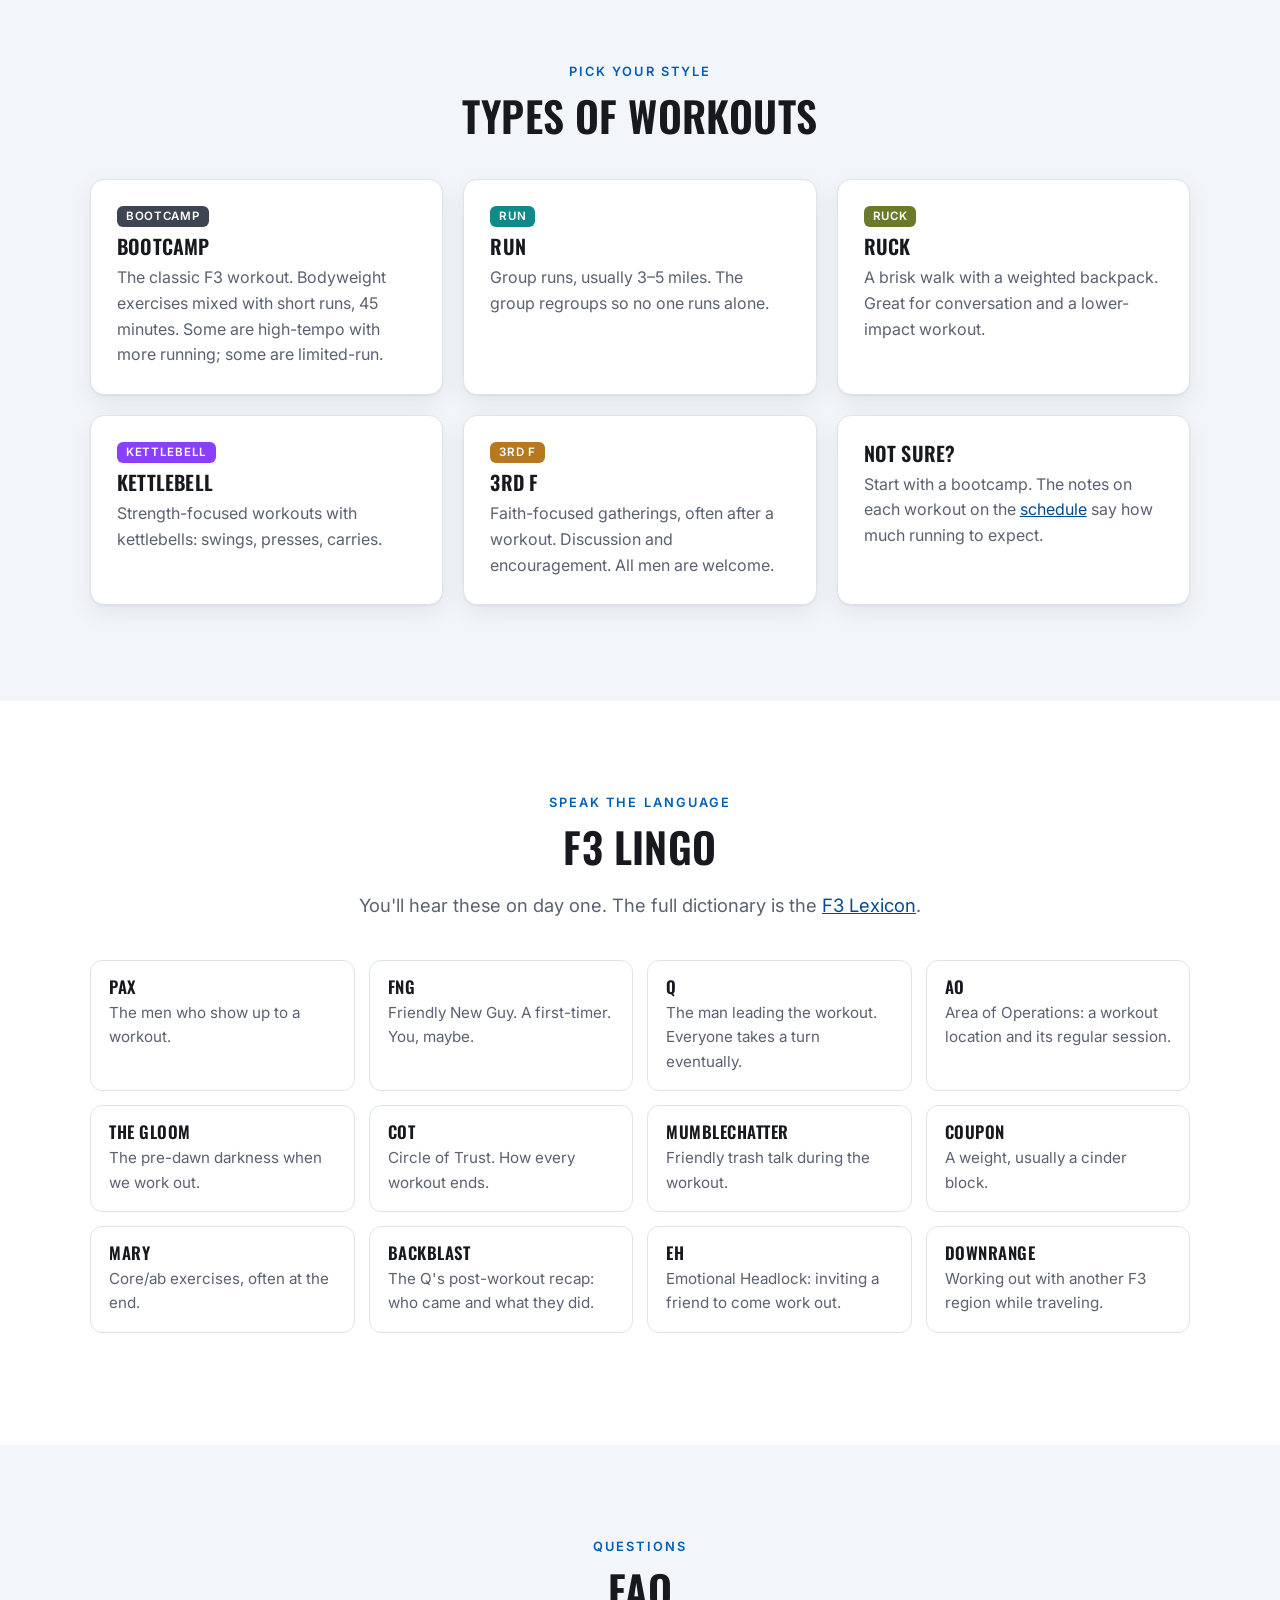
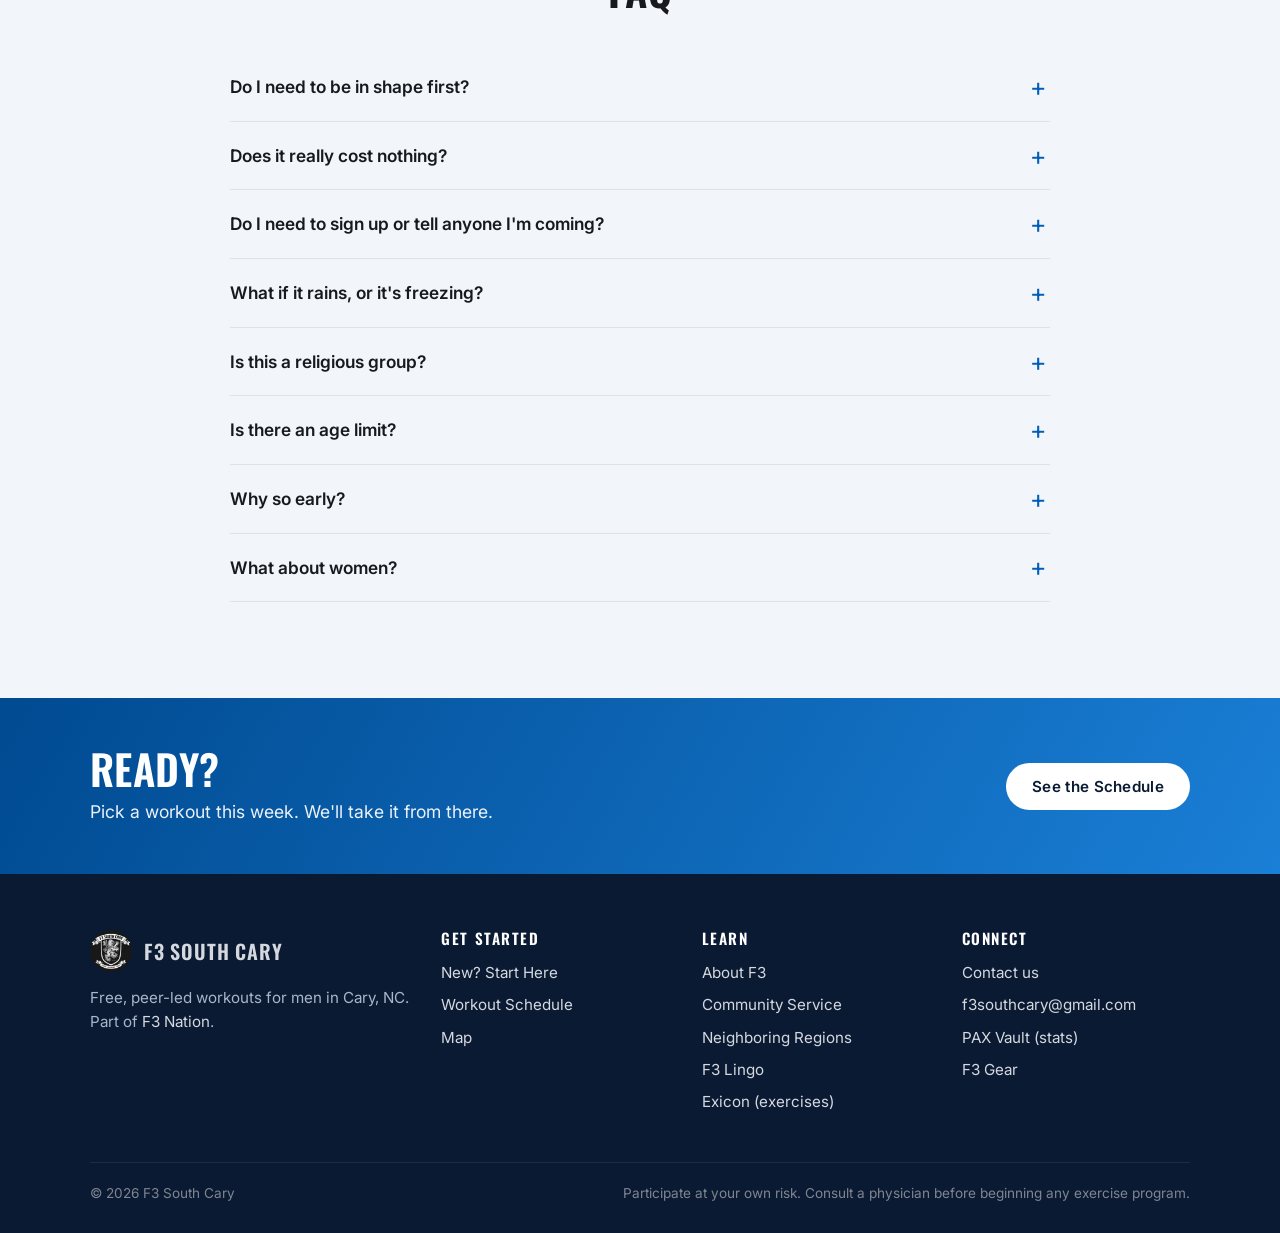
<file: new.html>
<!doctype html>
<html lang="en">
<head>
  <meta charset="utf-8">
  <meta name="viewport" content="width=device-width, initial-scale=1">
  <title>New to F3? Start Here | F3 South Cary</title>
  <meta name="description" content="What to expect at your first F3 workout in South Cary: what to bring, how a workout runs, F3 lingo, and FAQ.">
  <meta property="og:title" content="F3 South Cary">
  <meta property="og:description" content="Free, peer-led, outdoor workouts for men in South Cary, NC. Just show up.">
  <meta property="og:image" content="assets/img/logo.webp">
  <meta name="theme-color" content="#0a1a33">
  <link rel="icon" type="image/webp" href="assets/img/logo.webp">
  <link rel="preconnect" href="https://fonts.googleapis.com">
  <link rel="preconnect" href="https://fonts.gstatic.com" crossorigin>
  <link href="https://fonts.googleapis.com/css2?family=Inter:wght@400;500;600&family=Oswald:wght@500;600&display=swap" rel="stylesheet">
  <link rel="stylesheet" href="assets/css/site.css?v=6">
</head>
<body>
<a class="skip" href="#main">Skip to content</a>
<header class="site-header">
  <div class="wrap">
    <a class="brand" href="index.html"><img src="assets/img/logo.webp" alt="" width="42" height="42"><span>F3 South Cary</span></a>
    <button class="nav-toggle" aria-label="Menu" aria-expanded="false" aria-controls="site-nav"><svg viewBox="0 0 24 24" fill="none" stroke="currentColor" stroke-width="2" stroke-linecap="round"><path d="M4 7h16M4 12h16M4 17h16"/></svg></button>
    <nav class="nav" id="site-nav">
      <a href="new.html" aria-current="page">New? Start Here</a>
      <a href="workouts.html">Workouts</a>
      <a href="about.html">About F3</a>
      <a href="service.html">Service</a>
      <a href="neighbors.html">Neighbors</a>
      <a href="contact.html">Contact</a>
      <a class="btn btn--primary" href="workouts.html">Find a Workout</a>
    </nav>
  </div>
</header>

<main id="main">
  <section class="hero hero--page hero--photo hero--new">
    <div class="wrap">
      <span class="eyebrow">New to F3? Start here</span>
      <h1>Your first workout</h1>
      <p>Everything you need to know before you show up, in about three minutes of reading.</p>
    </div>
  </section>

  <section class="section">
    <div class="wrap split" style="align-items:start">
      <div>
        <span class="eyebrow">The short version</span>
        <h2>Just show up</h2>
        <p class="lede">No sign-up, no payment, no RSVP. Pick a workout on the <a href="workouts.html">schedule</a>, be there five minutes early, and tell the first guy you see that you're new. We call first-timers <strong>FNGs</strong> (Friendly New Guys).</p>
        <h3 style="margin-top:32px">What to bring</h3>
        <ul class="checklist">
          <li>Clothes and shoes you can sweat in, dressed for the weather</li>
          <li>Water</li>
          <li>Gloves (optional; helpful for push-ups on pavement)</li>
          <li>A headlamp or something reflective. It's dark at 5:30.</li>
          <li>For kettlebell workouts: a kettlebell if you own one. If not, come anyway and tell the Q you're new.</li>
        </ul>
      </div>
      <div>
        <span class="eyebrow">What happens</span>
        <h2>A typical morning</h2>
        <ol class="timeline">
          <li><time>5:25 AM</time><h3>Arrive and meet the PAX</h3><p>Introduce yourself. The workout leader (the "Q") will say hello.</p></li>
          <li><time>5:30 AM</time><h3>Disclaimer and warm-up</h3><p>The Q reminds everyone they're participating at their own risk, then leads a quick warm-up. We start on time.</p></li>
          <li><time>5:35 AM</time><h3>The Thang</h3><p>The main workout: bodyweight exercises, running, and whatever the Q dreamed up. Everything is scalable. Modify as needed. Nobody gets left behind.</p></li>
          <li><time>6:10 AM</time><h3>Mary</h3><p>Core work to finish.</p></li>
          <li><time>6:15 AM</time><h3>Circle of Trust</h3><p>Count off, name-o-rama, announcements, prayer requests, and a closing word. As an FNG, you'll get your F3 nickname here.</p></li>
          <li><time>After</time><h3>Coffeeteria (optional)</h3><p>Some groups grab coffee afterward. That's where the fellowship happens.</p></li>
        </ol>
      </div>
    </div>
  </section>

  <section class="section section--soft">
    <div class="wrap">
      <div class="section-head center">
        <span class="eyebrow">Pick your style</span>
        <h2>Types of workouts</h2>
      </div>
      <div class="grid grid--3">
        <div class="card"><div class="pills"><span class="pill pill--bootcamp">Bootcamp</span></div><h3>Bootcamp</h3><p>The classic F3 workout. Bodyweight exercises mixed with short runs, 45 minutes. Some are high-tempo with more running; some are limited-run.</p></div>
        <div class="card"><div class="pills"><span class="pill pill--run">Run</span></div><h3>Run</h3><p>Group runs, usually 3–5 miles. The group regroups so no one runs alone.</p></div>
        <div class="card"><div class="pills"><span class="pill pill--ruck">Ruck</span></div><h3>Ruck</h3><p>A brisk walk with a weighted backpack. Great for conversation and a lower-impact workout.</p></div>
        <div class="card"><div class="pills"><span class="pill pill--kettlebell">Kettlebell</span></div><h3>Kettlebell</h3><p>Strength-focused workouts with kettlebells: swings, presses, carries.</p></div>
        <div class="card"><div class="pills"><span class="pill pill--3rdf">3rd F</span></div><h3>3rd F</h3><p>Faith-focused gatherings, often after a workout. Discussion and encouragement. All men are welcome.</p></div>
        <div class="card"><h3>Not sure?</h3><p>Start with a bootcamp. The notes on each workout on the <a href="workouts.html">schedule</a> say how much running to expect.</p></div>
      </div>
    </div>
  </section>

  <section class="section" id="lingo">
    <div class="wrap">
      <div class="section-head center">
        <span class="eyebrow">Speak the language</span>
        <h2>F3 lingo</h2>
        <p class="lede">You'll hear these on day one. The full dictionary is the <a href="https://f3nation.com/lexicon" target="_blank" rel="noopener">F3 Lexicon</a>.</p>
      </div>
      <dl class="glossary">
        <div class="term"><dt>PAX</dt><dd>The men who show up to a workout.</dd></div>
        <div class="term"><dt>FNG</dt><dd>Friendly New Guy. A first-timer. You, maybe.</dd></div>
        <div class="term"><dt>Q</dt><dd>The man leading the workout. Everyone takes a turn eventually.</dd></div>
        <div class="term"><dt>AO</dt><dd>Area of Operations: a workout location and its regular session.</dd></div>
        <div class="term"><dt>The Gloom</dt><dd>The pre-dawn darkness when we work out.</dd></div>
        <div class="term"><dt>COT</dt><dd>Circle of Trust. How every workout ends.</dd></div>
        <div class="term"><dt>Mumblechatter</dt><dd>Friendly trash talk during the workout.</dd></div>
        <div class="term"><dt>Coupon</dt><dd>A weight, usually a cinder block.</dd></div>
        <div class="term"><dt>Mary</dt><dd>Core/ab exercises, often at the end.</dd></div>
        <div class="term"><dt>Backblast</dt><dd>The Q's post-workout recap: who came and what they did.</dd></div>
        <div class="term"><dt>EH</dt><dd>Emotional Headlock: inviting a friend to come work out.</dd></div>
        <div class="term"><dt>Downrange</dt><dd>Working out with another F3 region while traveling.</dd></div>
      </dl>
    </div>
  </section>

  <section class="section section--soft" id="faq">
    <div class="wrap">
      <div class="section-head center">
        <span class="eyebrow">Questions</span>
        <h2>FAQ</h2>
      </div>
      <div class="faq">
        <details><summary>Do I need to be in shape first?</summary><p>No. Every exercise can be modified, and the group circles back for the last man. Plenty of guys started unable to finish a mile.</p></details>
        <details><summary>Does it really cost nothing?</summary><p>Really. F3 is free and always will be. There's no membership, no merch requirement, and no sales pitch.</p></details>
        <details><summary>Do I need to sign up or tell anyone I'm coming?</summary><p>No. Just show up. If you'd like someone to look out for you, <a href="contact.html">send us a note</a> and we'll make sure a friendly face is there.</p></details>
        <details><summary>What if it rains, or it's freezing?</summary><p>We work out anyway. Unless there's lightning or truly dangerous conditions, workouts happen. Dress for it.</p></details>
        <details><summary>Is this a religious group?</summary><p>No. The third F, Faith, means believing in something bigger than yourself. Men of any faith, or none, are welcome. Some groups end with an optional prayer.</p></details>
        <details><summary>Is there an age limit?</summary><p>F3 is for men 18 and over. Our PAX range from their 20s into their 70s.</p></details>
        <details><summary>Why so early?</summary><p>So we're done before work and family need us. Most workouts run 5:30–6:15 AM; Saturdays start at 6:30.</p></details>
        <details><summary>What about women?</summary><p>F3 is for men. For women, look up FiA (Females in Action), a sister organization with workouts across the country.</p></details>
      </div>
    </div>
  </section>

  <section class="cta-band">
    <div class="wrap">
      <div>
        <h2>Ready?</h2>
        <p>Pick a workout this week. We'll take it from there.</p>
      </div>
      <a class="btn" href="workouts.html">See the Schedule</a>
    </div>
  </section>
</main>


<footer class="site-footer">
  <div class="wrap">
    <div class="footer-grid">
      <div class="footer-brand">
        <a class="brand" href="index.html"><img src="assets/img/logo.webp" alt="" width="42" height="42"><span>F3 South Cary</span></a>
        <p>Free, peer-led workouts for men in Cary, NC. Part of <a href="https://f3nation.com" target="_blank" rel="noopener">F3 Nation</a>.</p>
      </div>
      <div>
        <h4>Get started</h4>
        <ul>
          <li><a href="new.html">New? Start Here</a></li>
          <li><a href="workouts.html">Workout Schedule</a></li>
          <li><a href="workouts.html#map">Map</a></li>
        </ul>
      </div>
      <div>
        <h4>Learn</h4>
        <ul>
          <li><a href="about.html">About F3</a></li>
          <li><a href="service.html">Community Service</a></li>
          <li><a href="neighbors.html">Neighboring Regions</a></li>
          <li><a href="new.html#lingo">F3 Lingo</a></li>
          <li><a href="https://f3nation.com/exicon" target="_blank" rel="noopener">Exicon (exercises)</a></li>
        </ul>
      </div>
      <div>
        <h4>Connect</h4>
        <ul>
          <li><a href="contact.html">Contact us</a></li>
          <li><a data-email href="#"></a></li>
          <li><a href="https://pax-vault.f3nation.com" target="_blank" rel="noopener">PAX Vault (stats)</a></li>
          <li><a href="https://f3gear.com" target="_blank" rel="noopener">F3 Gear</a></li>
        </ul>
      </div>
    </div>
    <div class="footer-bottom">
      <span>© <span id="year">2026</span> F3 South Cary</span>
      <span>Participate at your own risk. Consult a physician before beginning any exercise program.</span>
    </div>
  </div>
</footer>
<script src="assets/js/config.js?v=6"></script>
<script src="assets/js/site.js?v=6"></script>
</body>
</html>
</file>
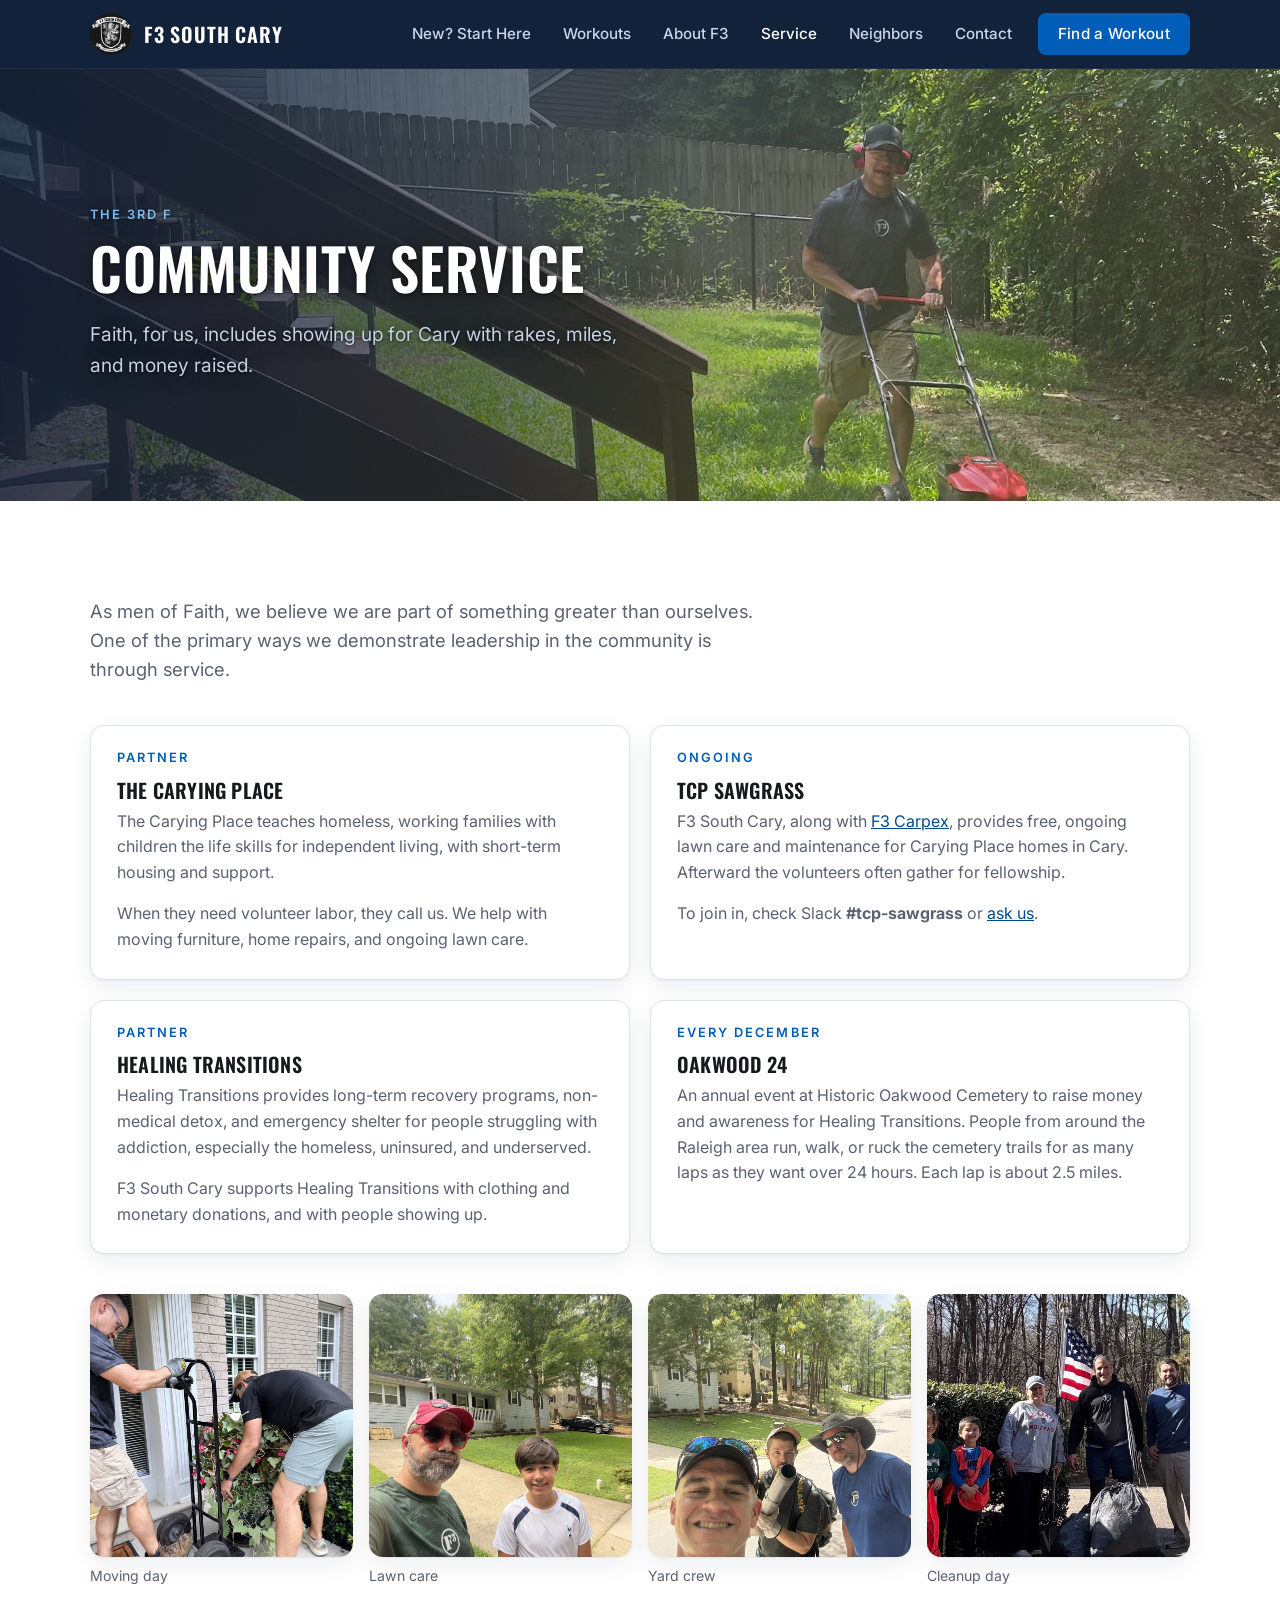
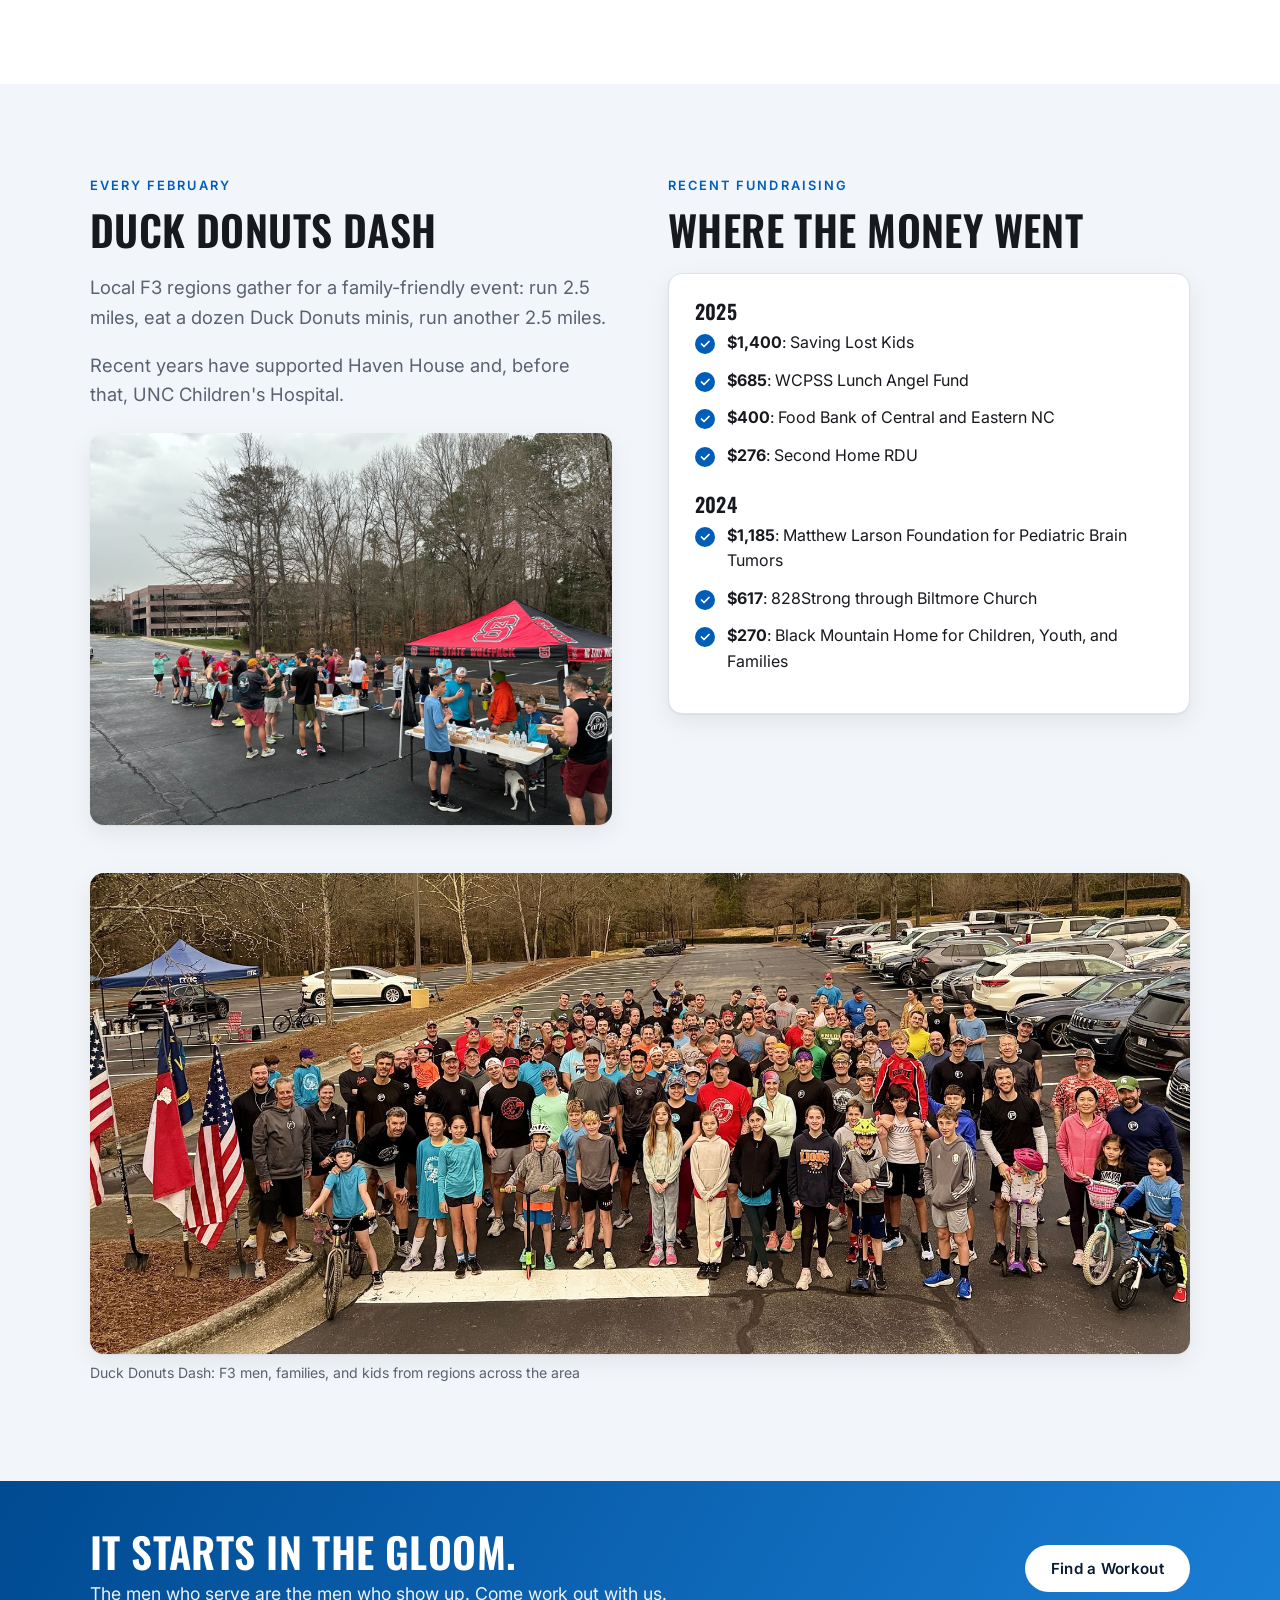
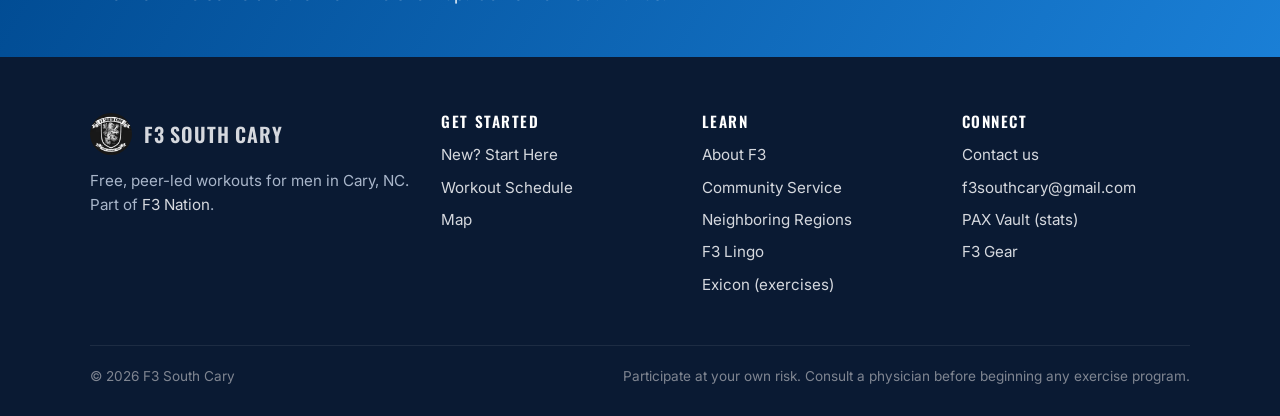
<file: service.html>
<!doctype html>
<html lang="en">
<head>
  <meta charset="utf-8">
  <meta name="viewport" content="width=device-width, initial-scale=1">
  <title>Community Service | F3 South Cary</title>
  <meta name="description" content="F3 South Cary's 3rd F: The Carying Place, Healing Transitions, Oakwood 24, Duck Donuts Dash, and local fundraising.">
  <meta property="og:title" content="F3 South Cary">
  <meta property="og:description" content="Free, peer-led, outdoor workouts for men in South Cary, NC. Just show up.">
  <meta property="og:image" content="assets/img/logo.webp">
  <meta name="theme-color" content="#0a1a33">
  <link rel="icon" type="image/webp" href="assets/img/logo.webp">
  <link rel="preconnect" href="https://fonts.googleapis.com">
  <link rel="preconnect" href="https://fonts.gstatic.com" crossorigin>
  <link href="https://fonts.googleapis.com/css2?family=Inter:wght@400;500;600&family=Oswald:wght@500;600&display=swap" rel="stylesheet">
  <link rel="stylesheet" href="assets/css/site.css?v=6">
</head>
<body>
<a class="skip" href="#main">Skip to content</a>
<header class="site-header">
  <div class="wrap">
    <a class="brand" href="index.html"><img src="assets/img/logo.webp" alt="" width="42" height="42"><span>F3 South Cary</span></a>
    <button class="nav-toggle" aria-label="Menu" aria-expanded="false" aria-controls="site-nav"><svg viewBox="0 0 24 24" fill="none" stroke="currentColor" stroke-width="2" stroke-linecap="round"><path d="M4 7h16M4 12h16M4 17h16"/></svg></button>
    <nav class="nav" id="site-nav">
      <a href="new.html">New? Start Here</a>
      <a href="workouts.html">Workouts</a>
      <a href="about.html">About F3</a>
      <a href="service.html" aria-current="page">Service</a>
      <a href="neighbors.html">Neighbors</a>
      <a href="contact.html">Contact</a>
      <a class="btn btn--primary" href="workouts.html">Find a Workout</a>
    </nav>
  </div>
</header>

<main id="main">
  <section class="hero hero--page hero--photo hero--service">
    <div class="wrap">
      <span class="eyebrow">The 3rd F</span>
      <h1>Community service</h1>
      <p>Faith, for us, includes showing up for Cary with rakes, miles, and money raised.</p>
    </div>
  </section>

  <section class="section">
    <div class="wrap">
      <div class="section-head">
        <p class="lede">As men of Faith, we believe we are part of something greater than ourselves. One of the primary ways we demonstrate leadership in the community is through service.</p>
      </div>
      <div class="grid grid--2">
        <div class="card">
          <span class="eyebrow">Partner</span>
          <h3>The Carying Place</h3>
          <p>The Carying Place teaches homeless, working families with children the life skills for independent living, with short-term housing and support.</p>
          <p>When they need volunteer labor, they call us. We help with moving furniture, home repairs, and ongoing lawn care.</p>
        </div>
        <div class="card">
          <span class="eyebrow">Ongoing</span>
          <h3>TCP Sawgrass</h3>
          <p>F3 South Cary, along with <a href="https://www.f3carpex.com/" target="_blank" rel="noopener">F3 Carpex</a>, provides free, ongoing lawn care and maintenance for Carying Place homes in Cary. Afterward the volunteers often gather for fellowship.</p>
          <p>To join in, check Slack <strong>#tcp-sawgrass</strong> or <a href="contact.html">ask us</a>.</p>
        </div>
        <div class="card">
          <span class="eyebrow">Partner</span>
          <h3>Healing Transitions</h3>
          <p>Healing Transitions provides long-term recovery programs, non-medical detox, and emergency shelter for people struggling with addiction, especially the homeless, uninsured, and underserved.</p>
          <p>F3 South Cary supports Healing Transitions with clothing and monetary donations, and with people showing up.</p>
        </div>
        <div class="card">
          <span class="eyebrow">Every December</span>
          <h3>Oakwood 24</h3>
          <p>An annual event at Historic Oakwood Cemetery to raise money and awareness for Healing Transitions. People from around the Raleigh area run, walk, or ruck the cemetery trails for as many laps as they want over 24 hours. Each lap is about 2.5 miles.</p>
        </div>
      </div>
      <div class="gallery">
        <figure><img src="assets/img/service-moving.jpg" alt="Two F3 men moving a large planter with a hand truck" loading="lazy"><figcaption>Moving day</figcaption></figure>
        <figure><img src="assets/img/service-crew.jpg" alt="An F3 man and a teen in front of a freshly mowed lawn" loading="lazy"><figcaption>Lawn care</figcaption></figure>
        <figure><img src="assets/img/service-yard-crew.jpg" alt="Three F3 men with a leaf blower after yard work" loading="lazy"><figcaption>Yard crew</figcaption></figure>
        <figure><img src="assets/img/service-cleanup.jpg" alt="F3 men and families with bags of collected litter" loading="lazy"><figcaption>Cleanup day</figcaption></figure>
      </div>
    </div>
  </section>

  <section class="section section--soft">
    <div class="wrap split" style="align-items:start">
      <div>
        <span class="eyebrow">Every February</span>
        <h2>Duck Donuts Dash</h2>
        <p class="lede">Local F3 regions gather for a family-friendly event: run 2.5 miles, eat a dozen Duck Donuts minis, run another 2.5 miles.</p>
        <p class="lede">Recent years have supported Haven House and, before that, UNC Children's Hospital.</p>
        <figure class="photo"><img src="assets/img/duck-dash-donuts.jpg" alt="Runners and families eating donuts in a parking lot at the Duck Donuts Dash" loading="lazy"></figure>
      </div>
      <div>
        <span class="eyebrow">Recent fundraising</span>
        <h2>Where the money went</h2>
        <div class="card">
          <h3>2025</h3>
          <ul class="checklist">
            <li><strong>$1,400</strong>: Saving Lost Kids</li>
            <li><strong>$685</strong>: WCPSS Lunch Angel Fund</li>
            <li><strong>$400</strong>: Food Bank of Central and Eastern NC</li>
            <li><strong>$276</strong>: Second Home RDU</li>
          </ul>
          <h3>2024</h3>
          <ul class="checklist">
            <li><strong>$1,185</strong>: Matthew Larson Foundation for Pediatric Brain Tumors</li>
            <li><strong>$617</strong>: 828Strong through Biltmore Church</li>
            <li><strong>$270</strong>: Black Mountain Home for Children, Youth, and Families</li>
          </ul>
        </div>
      </div>
    </div>
    <div class="wrap">
      <figure class="photo photo--wide"><img src="assets/img/duck-dash-group.jpg" alt="Group photo of well over a hundred F3 men, families, and kids at the Duck Donuts Dash" loading="lazy"><figcaption>Duck Donuts Dash: F3 men, families, and kids from regions across the area</figcaption></figure>
    </div>
  </section>

  <section class="cta-band">
    <div class="wrap">
      <div>
        <h2>It starts in the gloom.</h2>
        <p>The men who serve are the men who show up. Come work out with us.</p>
      </div>
      <a class="btn" href="workouts.html">Find a Workout</a>
    </div>
  </section>
</main>



<footer class="site-footer">
  <div class="wrap">
    <div class="footer-grid">
      <div class="footer-brand">
        <a class="brand" href="index.html"><img src="assets/img/logo.webp" alt="" width="42" height="42"><span>F3 South Cary</span></a>
        <p>Free, peer-led workouts for men in Cary, NC. Part of <a href="https://f3nation.com" target="_blank" rel="noopener">F3 Nation</a>.</p>
      </div>
      <div>
        <h4>Get started</h4>
        <ul>
          <li><a href="new.html">New? Start Here</a></li>
          <li><a href="workouts.html">Workout Schedule</a></li>
          <li><a href="workouts.html#map">Map</a></li>
        </ul>
      </div>
      <div>
        <h4>Learn</h4>
        <ul>
          <li><a href="about.html">About F3</a></li>
          <li><a href="service.html">Community Service</a></li>
          <li><a href="neighbors.html">Neighboring Regions</a></li>
          <li><a href="new.html#lingo">F3 Lingo</a></li>
          <li><a href="https://f3nation.com/exicon" target="_blank" rel="noopener">Exicon (exercises)</a></li>
        </ul>
      </div>
      <div>
        <h4>Connect</h4>
        <ul>
          <li><a href="contact.html">Contact us</a></li>
          <li><a data-email href="#"></a></li>
          <li><a href="https://pax-vault.f3nation.com" target="_blank" rel="noopener">PAX Vault (stats)</a></li>
          <li><a href="https://f3gear.com" target="_blank" rel="noopener">F3 Gear</a></li>
        </ul>
      </div>
    </div>
    <div class="footer-bottom">
      <span>© <span id="year">2026</span> F3 South Cary</span>
      <span>Participate at your own risk. Consult a physician before beginning any exercise program.</span>
    </div>
  </div>
</footer>
<script src="assets/js/config.js?v=6"></script>
<script src="assets/js/site.js?v=6"></script>
</body>
</html>
</file>
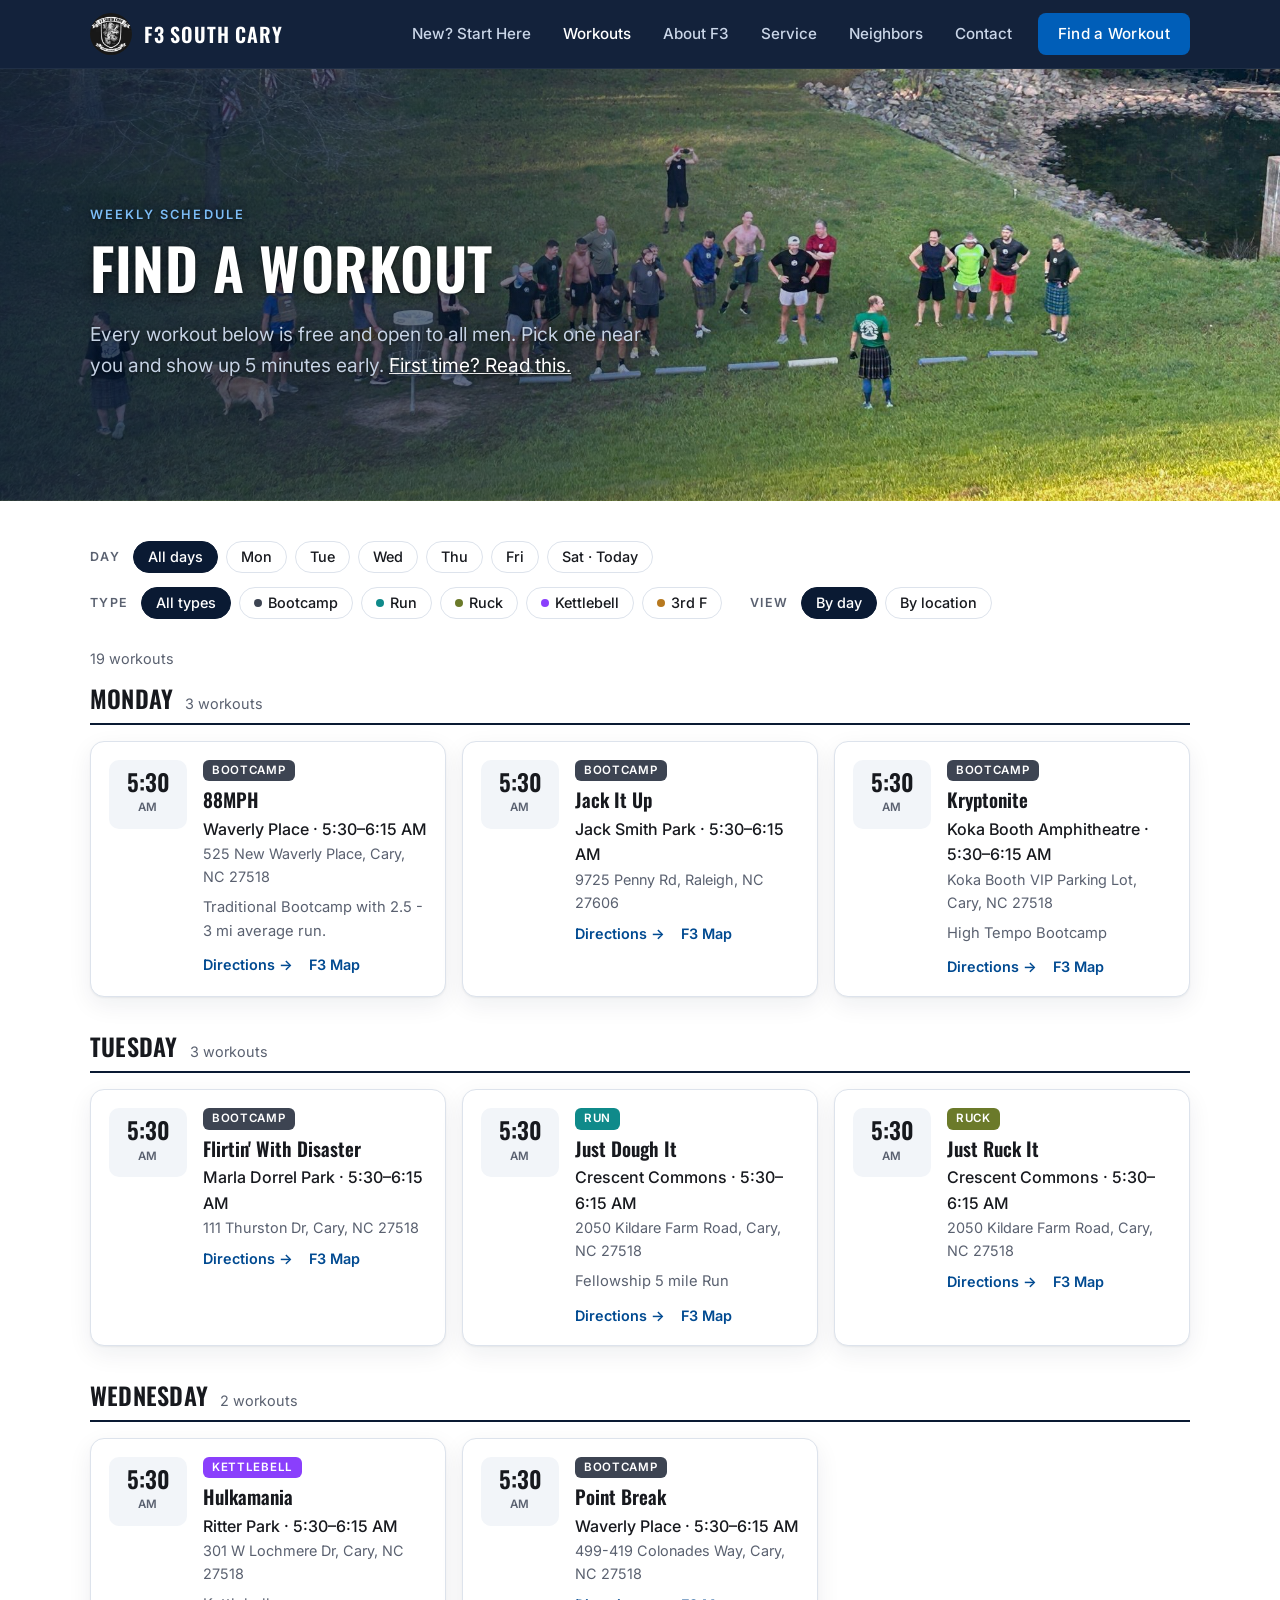
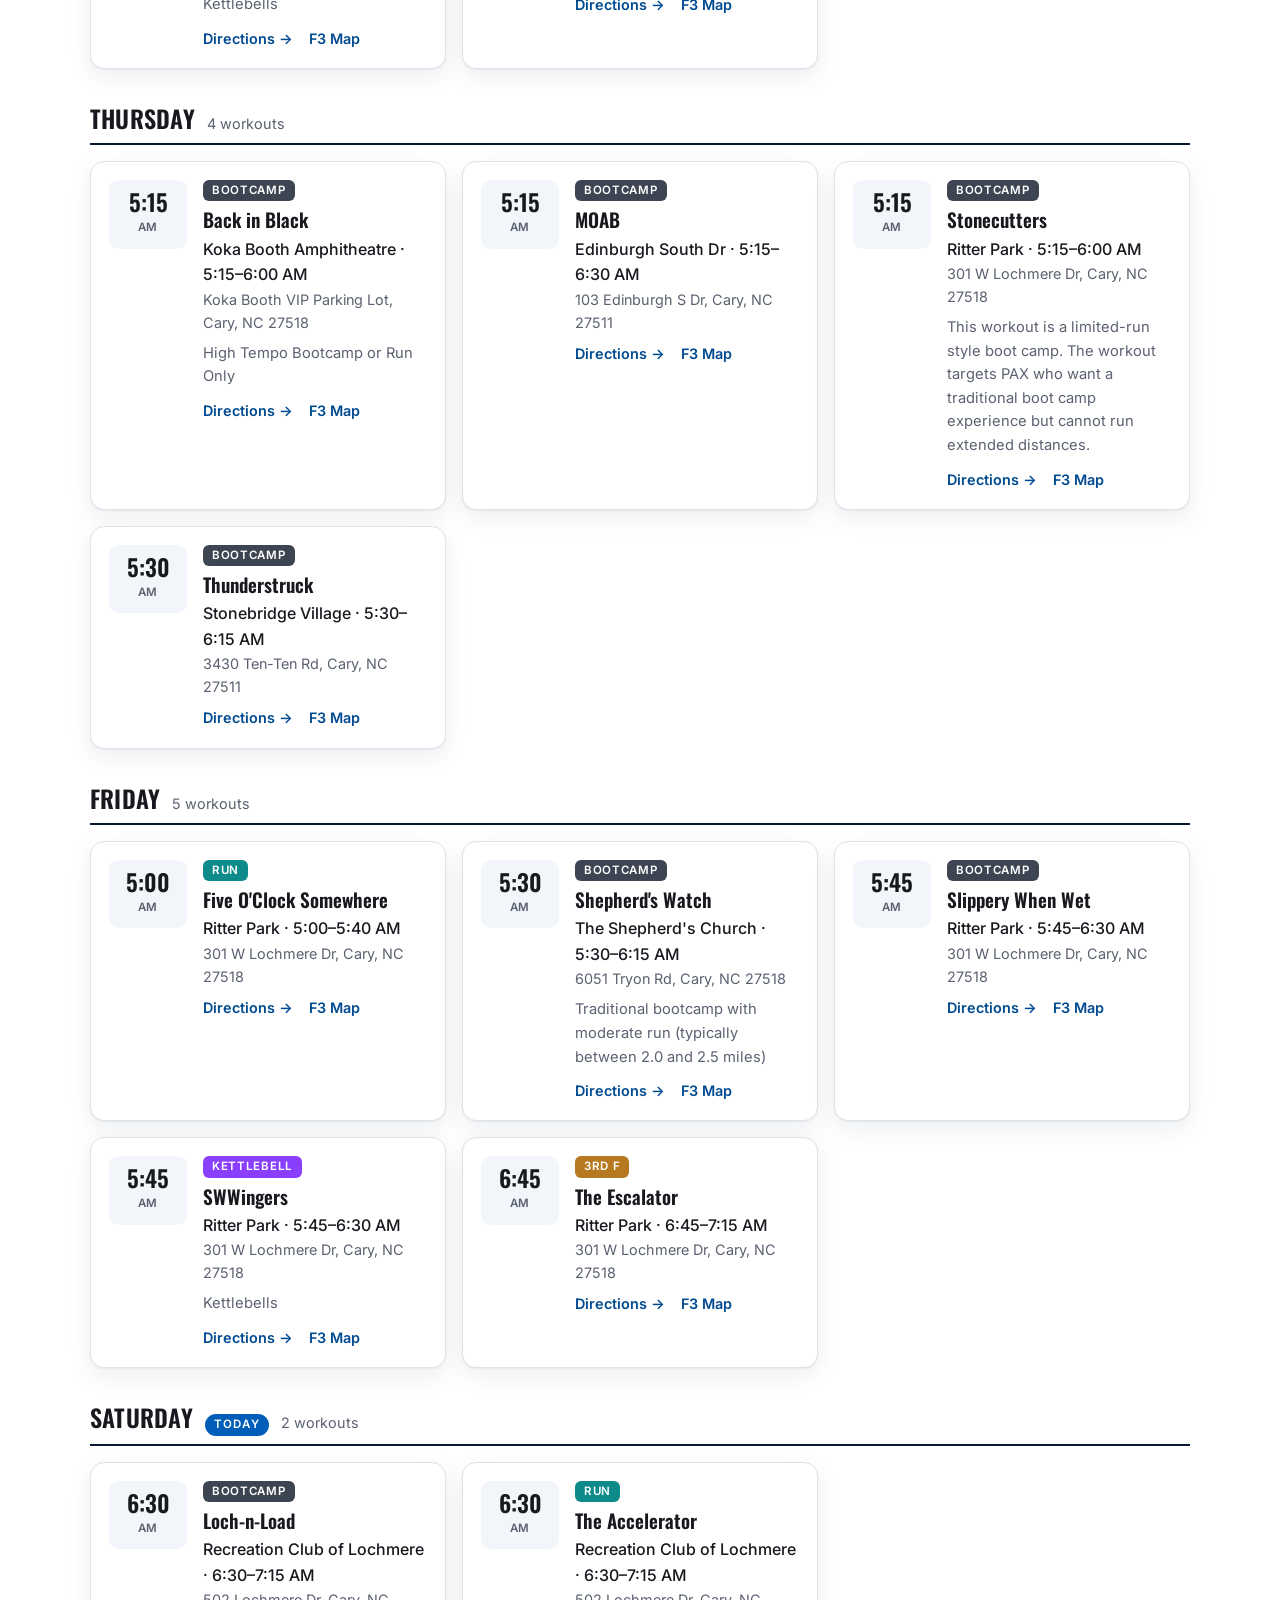
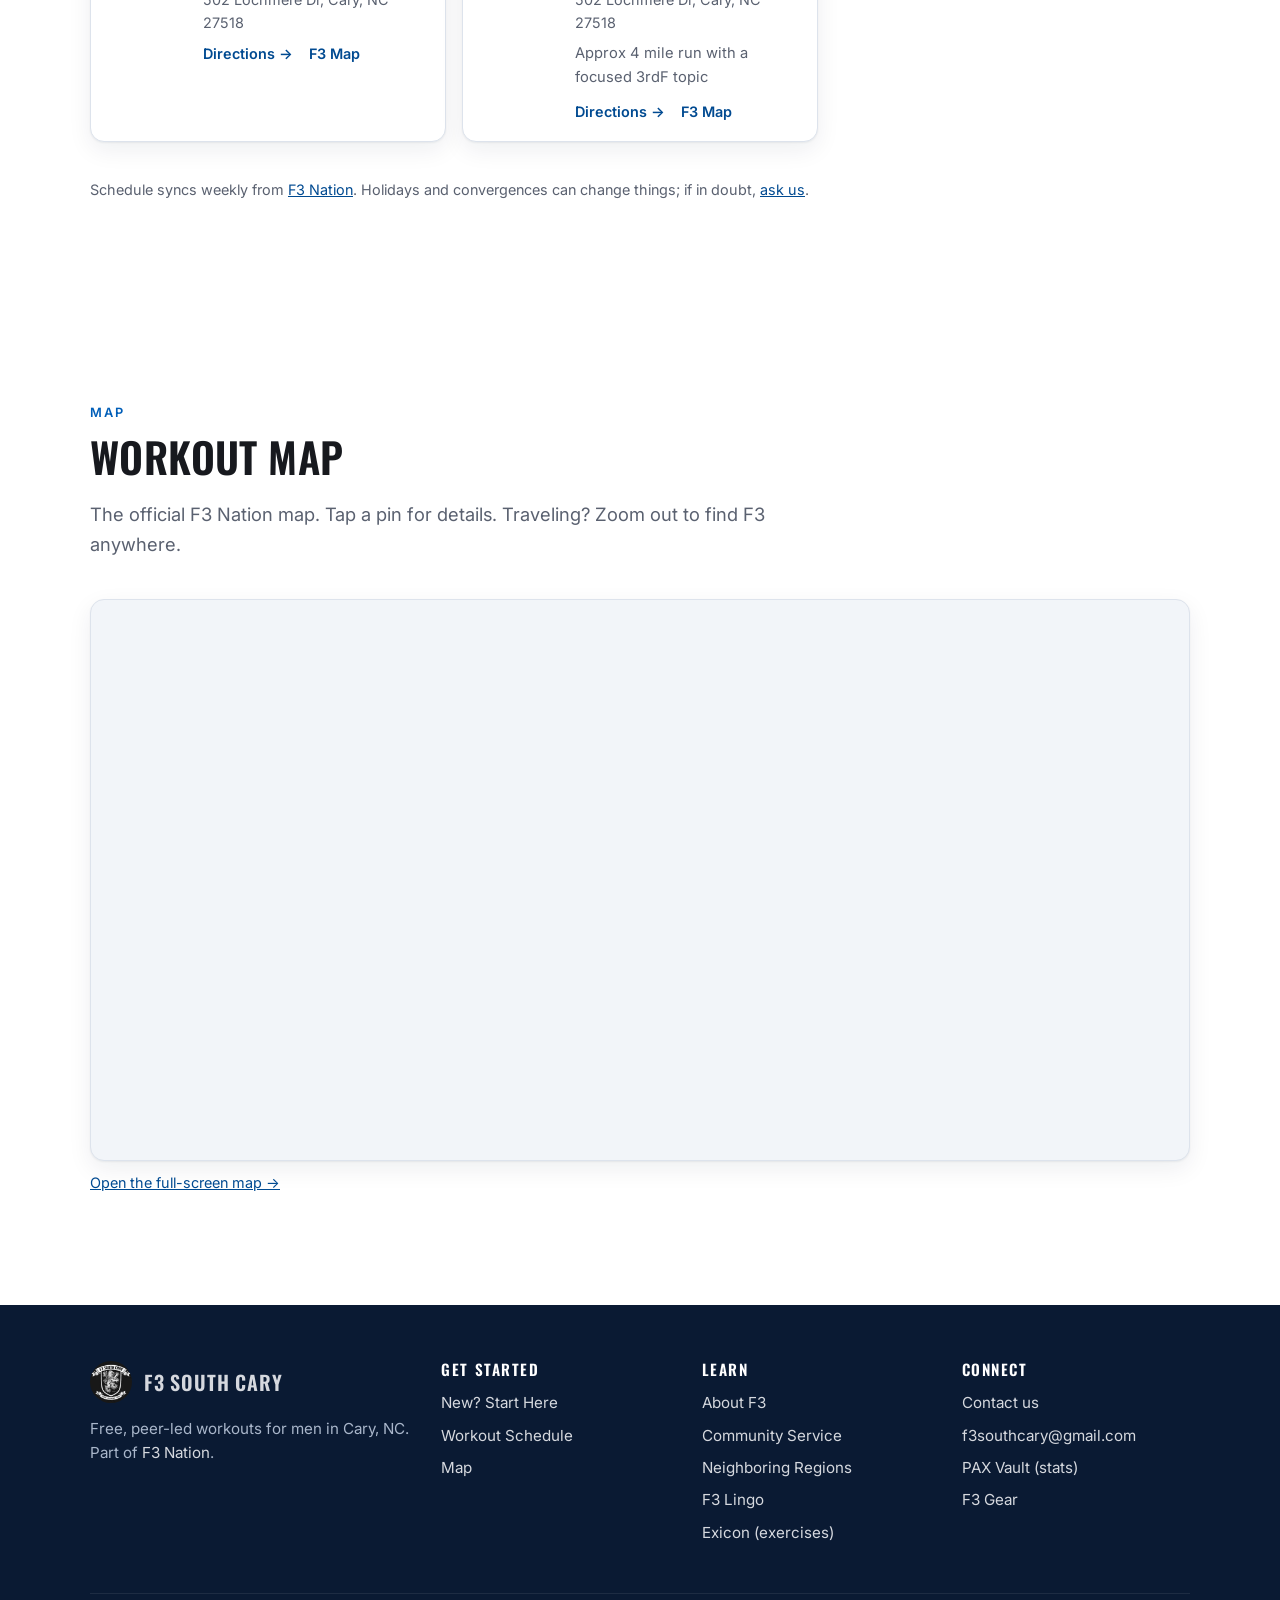
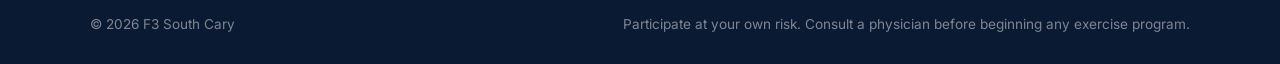
<file: workouts.html>
<!doctype html>
<html lang="en">
<head>
  <meta charset="utf-8">
  <meta name="viewport" content="width=device-width, initial-scale=1">
  <title>Workout Schedule & Map | F3 South Cary</title>
  <meta name="description" content="Every F3 South Cary workout: days, times, locations, and directions. Free outdoor workouts for men in Cary, NC.">
  <meta property="og:title" content="F3 South Cary">
  <meta property="og:description" content="Free, peer-led, outdoor workouts for men in South Cary, NC. Just show up.">
  <meta property="og:image" content="assets/img/logo.webp">
  <meta name="theme-color" content="#0a1a33">
  <link rel="icon" type="image/webp" href="assets/img/logo.webp">
  <link rel="preconnect" href="https://fonts.googleapis.com">
  <link rel="preconnect" href="https://fonts.gstatic.com" crossorigin>
  <link href="https://fonts.googleapis.com/css2?family=Inter:wght@400;500;600&family=Oswald:wght@500;600&display=swap" rel="stylesheet">
  <link rel="stylesheet" href="assets/css/site.css?v=6">
</head>
<body>
<a class="skip" href="#main">Skip to content</a>
<header class="site-header">
  <div class="wrap">
    <a class="brand" href="index.html"><img src="assets/img/logo.webp" alt="" width="42" height="42"><span>F3 South Cary</span></a>
    <button class="nav-toggle" aria-label="Menu" aria-expanded="false" aria-controls="site-nav"><svg viewBox="0 0 24 24" fill="none" stroke="currentColor" stroke-width="2" stroke-linecap="round"><path d="M4 7h16M4 12h16M4 17h16"/></svg></button>
    <nav class="nav" id="site-nav">
      <a href="new.html">New? Start Here</a>
      <a href="workouts.html" aria-current="page">Workouts</a>
      <a href="about.html">About F3</a>
      <a href="service.html">Service</a>
      <a href="neighbors.html">Neighbors</a>
      <a href="contact.html">Contact</a>
      <a class="btn btn--primary" href="workouts.html">Find a Workout</a>
    </nav>
  </div>
</header>

<main id="main">
  <section class="hero hero--page hero--photo hero--workouts">
    <div class="wrap">
      <span class="eyebrow">Weekly schedule</span>
      <h1>Find a workout</h1>
      <p>Every workout below is free and open to all men. Pick one near you and show up 5 minutes early. <a href="new.html" style="color:#fff">First time? Read this.</a></p>
    </div>
  </section>

  <section class="section" style="padding-top:40px">
    <div class="wrap">
      <div class="toolbar" role="group" aria-label="Filter workouts">
        <div class="toolbar-group" id="filter-day"><span class="toolbar-label">Day</span></div>
        <div class="toolbar-group" id="filter-type"><span class="toolbar-label">Type</span></div>
        <div class="toolbar-group" id="filter-view"><span class="toolbar-label">View</span></div>
      </div>
      <p class="map-note" id="result-count" aria-live="polite"></p>
      <div id="schedule"><p class="empty">Loading schedule…</p></div>
      <p class="map-note">Schedule syncs weekly from <a href="https://map.f3nation.com" target="_blank" rel="noopener">F3 Nation</a>. Holidays and convergences can change things; if in doubt, <a href="contact.html">ask us</a>.</p>
    </div>
  </section>

  <section class="section section--soft" id="live" hidden>
    <div class="wrap">
      <div class="section-head">
        <span class="eyebrow">Live from F3 Nation</span>
        <h2>The next 7 days</h2>
        <p class="lede">Who's leading, and any closures.</p>
      </div>
      <div id="live-body"><p class="empty">Loading…</p></div>
    </div>
  </section>

  <section class="section" id="map">
    <div class="wrap">
      <div class="section-head">
        <span class="eyebrow">Map</span>
        <h2>Workout map</h2>
        <p class="lede">The official F3 Nation map. Tap a pin for details. Traveling? Zoom out to find F3 anywhere.</p>
      </div>
      <div class="map-embed"><iframe id="f3-map" title="F3 Nation workout map" loading="lazy" allow="geolocation"></iframe></div>
      <p class="map-note"><a href="https://map.f3nation.com/?lat=35.7295&amp;lng=-78.78&amp;zoom=12" target="_blank" rel="noopener">Open the full-screen map →</a></p>
    </div>
  </section>
</main>


<footer class="site-footer">
  <div class="wrap">
    <div class="footer-grid">
      <div class="footer-brand">
        <a class="brand" href="index.html"><img src="assets/img/logo.webp" alt="" width="42" height="42"><span>F3 South Cary</span></a>
        <p>Free, peer-led workouts for men in Cary, NC. Part of <a href="https://f3nation.com" target="_blank" rel="noopener">F3 Nation</a>.</p>
      </div>
      <div>
        <h4>Get started</h4>
        <ul>
          <li><a href="new.html">New? Start Here</a></li>
          <li><a href="workouts.html">Workout Schedule</a></li>
          <li><a href="workouts.html#map">Map</a></li>
        </ul>
      </div>
      <div>
        <h4>Learn</h4>
        <ul>
          <li><a href="about.html">About F3</a></li>
          <li><a href="service.html">Community Service</a></li>
          <li><a href="neighbors.html">Neighboring Regions</a></li>
          <li><a href="new.html#lingo">F3 Lingo</a></li>
          <li><a href="https://f3nation.com/exicon" target="_blank" rel="noopener">Exicon (exercises)</a></li>
        </ul>
      </div>
      <div>
        <h4>Connect</h4>
        <ul>
          <li><a href="contact.html">Contact us</a></li>
          <li><a data-email href="#"></a></li>
          <li><a href="https://pax-vault.f3nation.com" target="_blank" rel="noopener">PAX Vault (stats)</a></li>
          <li><a href="https://f3gear.com" target="_blank" rel="noopener">F3 Gear</a></li>
        </ul>
      </div>
    </div>
    <div class="footer-bottom">
      <span>© <span id="year">2026</span> F3 South Cary</span>
      <span>Participate at your own risk. Consult a physician before beginning any exercise program.</span>
    </div>
  </div>
</footer>
<script src="assets/js/config.js?v=6"></script>
<script src="assets/js/site.js?v=6"></script>
</body>
</html>
</file>
<file: assets/css/site.css>
/* F3 South Cary — site styles */
:root {
  --ink: #0a1a33;
  --ink-2: #13284a;
  --paper: #ffffff;
  --soft: #f2f5f9;
  --text: #17191e;
  --muted: #5a6170;
  --line: #dde3ec;
  --accent: #005eb8;
  --accent-dark: #004a91;
  --accent-light: #7cbcf5;
  --radius: 14px;
  --shadow: 0 1px 2px rgba(10, 26, 51, .06), 0 8px 24px rgba(10, 26, 51, .07);
  --wrap: 1140px;
  --head: "Oswald", "Arial Narrow", Arial, sans-serif;
  --body: "Inter", system-ui, -apple-system, "Segoe UI", Roboto, sans-serif;

  --t-bootcamp: #3d4452;
  --t-run: #0f8a8a;
  --t-ruck: #6b7a2a;
  --t-kettlebell: #8a3ffc;
  --t-3rdf: #b7791f;
}

*, *::before, *::after { box-sizing: border-box; }
html { scroll-behavior: smooth; -webkit-text-size-adjust: 100%; }
body {
  margin: 0;
  font: 16px/1.6 var(--body);
  color: var(--text);
  background: var(--paper);
  -webkit-font-smoothing: antialiased;
}
img { max-width: 100%; display: block; }
a { color: var(--accent-dark); }
h1, h2, h3, h4 { font-family: var(--head); font-weight: 600; line-height: 1.1; letter-spacing: .01em; margin: 0 0 .5em; text-transform: uppercase; }
h1 { font-size: clamp(2.4rem, 6vw, 4.4rem); }
h2 { font-size: clamp(1.8rem, 4vw, 2.6rem); }
h3 { font-size: 1.25rem; }
p { margin: 0 0 1em; }

.wrap { max-width: var(--wrap); margin: 0 auto; padding: 0 20px; }
.section { padding: clamp(56px, 8vw, 96px) 0; }
.section--soft { background: var(--soft); }
.section--dark { background: var(--ink); color: #e6ecf5; }
.section--dark h2, .section--dark h3 { color: #fff; }
.eyebrow { font: 600 .8rem/1 var(--body); letter-spacing: .16em; text-transform: uppercase; color: var(--accent); margin-bottom: 14px; display: block; }
.lede { font-size: 1.15rem; color: var(--muted); max-width: 680px; }
.section--dark .lede { color: #b3c0d4; }
.center { text-align: center; }
.center .lede { margin-left: auto; margin-right: auto; }
.skip { position: absolute; left: -999px; }
.skip:focus { left: 12px; top: 12px; z-index: 100; background: #fff; padding: 8px 12px; border-radius: 8px; }

/* Buttons */
.btn {
  display: inline-flex; align-items: center; gap: .5em; justify-content: center;
  padding: 14px 24px; border-radius: 999px; border: 2px solid transparent;
  font: 600 .95rem/1 var(--body); letter-spacing: .02em; text-decoration: none;
  transition: background .15s, color .15s, border-color .15s, transform .15s;
  cursor: pointer;
}
.btn:hover { transform: translateY(-1px); }
.btn--primary { background: var(--accent); color: #fff; }
.btn--primary:hover { background: var(--accent-dark); }
.btn--ghost { border-color: rgba(255, 255, 255, .5); color: #fff; }
.btn--ghost:hover { border-color: #fff; background: rgba(255, 255, 255, .08); }
.btn--outline { border-color: var(--text); color: var(--text); }
.btn--outline:hover { background: var(--text); color: #fff; }
.btn-row { display: flex; flex-wrap: wrap; gap: 12px; }
.center .btn-row { justify-content: center; }

/* Header */
.site-header {
  position: sticky; top: 0; z-index: 50;
  background: rgba(10, 26, 51, .96); backdrop-filter: saturate(1.4) blur(8px);
  border-bottom: 1px solid rgba(255, 255, 255, .06);
}
.site-header .wrap { display: flex; align-items: center; justify-content: space-between; height: 68px; }
.brand { display: flex; align-items: center; gap: 12px; color: #fff; text-decoration: none; }
.brand img { width: 42px; height: 42px; border-radius: 50%; }
.brand span { font: 600 1.25rem/1 var(--head); letter-spacing: .04em; text-transform: uppercase; }
.nav { display: flex; align-items: center; gap: 4px; }
.nav a { color: #cad6e8; text-decoration: none; font-weight: 500; font-size: .95rem; padding: 10px 14px; border-radius: 8px; }
.nav a:hover { color: #fff; background: rgba(255, 255, 255, .06); }
.nav a[aria-current="page"] { color: #fff; }
.nav .btn { margin-left: 8px; padding: 11px 18px; color: #fff; }
.nav .btn:hover { background: var(--accent-dark); }
.nav-toggle { display: none; background: none; border: 0; color: #fff; padding: 8px; cursor: pointer; }
.nav-toggle svg { width: 28px; height: 28px; }

@media (max-width: 1080px) {
  .nav-toggle { display: block; }
  .nav {
    position: absolute; top: 68px; left: 0; right: 0; flex-direction: column; align-items: stretch;
    background: var(--ink); padding: 8px 16px 20px; gap: 2px;
    border-bottom: 1px solid rgba(255, 255, 255, .08);
    display: none;
  }
  .nav.open { display: flex; }
  .nav a { padding: 14px 12px; font-size: 1.05rem; }
  .nav .btn { margin: 10px 0 0; padding: 16px; }
}

/* Hero */
.hero {
  position: relative; color: #fff; overflow: hidden;
  background:
    radial-gradient(1200px 500px at 85% -10%, rgba(0, 94, 184, .55), transparent 60%),
    radial-gradient(800px 400px at -10% 110%, rgba(0, 94, 184, .3), transparent 60%),
    linear-gradient(180deg, #0c2140, #071427);
}
.hero::after {
  /* faint saltire */
  content: ""; position: absolute; inset: 0; pointer-events: none;
  background:
    linear-gradient(to top right, transparent calc(50% - 60px), rgba(255,255,255,.045) calc(50% - 60px), rgba(255,255,255,.045) calc(50% + 60px), transparent calc(50% + 60px)),
    linear-gradient(to bottom right, transparent calc(50% - 60px), rgba(255,255,255,.045) calc(50% - 60px), rgba(255,255,255,.045) calc(50% + 60px), transparent calc(50% + 60px));
  mask-image: linear-gradient(180deg, #000 40%, transparent);
}
.hero .wrap { position: relative; z-index: 1; display: grid; grid-template-columns: 1.3fr .7fr; gap: 48px; align-items: center; padding-top: clamp(64px, 10vw, 120px); padding-bottom: clamp(64px, 10vw, 120px); }
.hero h1 { margin-bottom: 20px; }
.hero h1 em { font-style: normal; color: var(--accent-light); }
.hero .eyebrow, .section--dark .eyebrow, .section--dark .num, .section--dark .quote span { color: var(--accent-light); }
.hero p { font-size: 1.2rem; color: #c5d2e4; max-width: 560px; margin-bottom: 32px; }
.hero-crest { justify-self: center; width: min(300px, 70vw); aspect-ratio: 1; border-radius: 50%; background: #000; box-shadow: 0 0 0 10px rgba(255,255,255,.04), 0 30px 80px rgba(0,0,0,.6); display: grid; place-items: center; }
.hero-crest img { width: 100%; height: 100%; object-fit: contain; border-radius: 50%; image-rendering: auto; }
.hero--page .wrap { display: block; padding-top: clamp(48px, 8vw, 88px); padding-bottom: clamp(40px, 6vw, 72px); }
.hero--page h1 { font-size: clamp(2.2rem, 5vw, 3.6rem); }
.hero--page p { margin-bottom: 0; }
@media (max-width: 860px) {
  .hero .wrap { grid-template-columns: 1fr; text-align: left; }
  .hero-crest { display: none; }
}

/* Stats strip */
.stats { background: var(--accent); color: #fff; }
.stats .wrap { display: grid; grid-template-columns: repeat(4, 1fr); gap: 12px; padding-top: 26px; padding-bottom: 26px; text-align: center; }
.stat b { display: block; font: 600 clamp(1.8rem, 4vw, 2.6rem)/1 var(--head); }
.stat span { font-size: .85rem; letter-spacing: .08em; text-transform: uppercase; opacity: .92; }
@media (max-width: 600px) { .stats .wrap { grid-template-columns: repeat(2, 1fr); row-gap: 22px; } }

/* Cards / grids */
.grid { display: grid; gap: 20px; }
.grid--5 { grid-template-columns: repeat(5, 1fr); }
.grid--3 { grid-template-columns: repeat(3, 1fr); }
.grid--2 { grid-template-columns: repeat(2, 1fr); }
@media (max-width: 1000px) { .grid--5 { grid-template-columns: repeat(3, 1fr); } }
@media (max-width: 760px) { .grid--5, .grid--3, .grid--2 { grid-template-columns: 1fr; } }
.card { background: var(--paper); border: 1px solid var(--line); border-radius: var(--radius); padding: 26px; box-shadow: var(--shadow); }
.section--dark .card { background: var(--ink-2); border-color: rgba(255,255,255,.07); box-shadow: none; }
.card h3 { margin-bottom: .4em; }
.card p:last-child { margin-bottom: 0; }
.card p { color: var(--muted); }
.section--dark .card p { color: #a9b6ca; }
.icon { width: 44px; height: 44px; border-radius: 12px; background: rgba(0, 94, 184, .1); color: var(--accent); display: grid; place-items: center; margin-bottom: 16px; }
.icon svg { width: 24px; height: 24px; }
.num { font: 600 2.6rem/1 var(--head); color: var(--accent); margin-bottom: 10px; display: block; }
.section-head { margin-bottom: 40px; }

/* Split */
.split { display: grid; grid-template-columns: 1fr 1fr; gap: 56px; align-items: center; }
@media (max-width: 860px) { .split { grid-template-columns: 1fr; gap: 32px; } }
.checklist { list-style: none; padding: 0; margin: 0 0 24px; }
.checklist li { position: relative; padding-left: 32px; margin-bottom: 12px; }
.checklist li::before { content: ""; position: absolute; left: 0; top: 4px; width: 20px; height: 20px; border-radius: 50%; background: var(--accent) url("data:image/svg+xml,%3Csvg xmlns='http://www.w3.org/2000/svg' viewBox='0 0 24 24' fill='none' stroke='white' stroke-width='3.5' stroke-linecap='round' stroke-linejoin='round'%3E%3Cpath d='M5 12l5 5L20 7'/%3E%3C/svg%3E") center/12px no-repeat; }

/* Timeline (what to expect) */
.timeline { list-style: none; padding: 0; margin: 0; border-left: 2px solid var(--line); }
.timeline li { position: relative; padding: 0 0 28px 28px; }
.timeline li::before { content: ""; position: absolute; left: -8px; top: 4px; width: 14px; height: 14px; border-radius: 50%; background: var(--accent); box-shadow: 0 0 0 4px var(--paper); }
.section--soft .timeline li::before { box-shadow: 0 0 0 4px var(--soft); }
.timeline time { font: 600 .8rem/1 var(--body); letter-spacing: .1em; text-transform: uppercase; color: var(--accent-dark); }
.timeline h3 { margin: 6px 0 4px; font-size: 1.15rem; }
.timeline p { color: var(--muted); margin: 0; }

/* FAQ */
.faq { max-width: 820px; margin: 0 auto; }
.faq details { border-bottom: 1px solid var(--line); }
.faq summary { list-style: none; cursor: pointer; padding: 20px 40px 20px 0; font-weight: 600; font-size: 1.08rem; position: relative; }
.faq summary::-webkit-details-marker { display: none; }
.faq summary::after { content: "+"; position: absolute; right: 4px; top: 50%; transform: translateY(-50%); font: 400 1.6rem/1 var(--body); color: var(--accent); transition: transform .2s; }
.faq details[open] summary::after { transform: translateY(-50%) rotate(45deg); }
.faq details p { color: var(--muted); padding-bottom: 12px; }

/* Glossary */
.glossary { display: grid; grid-template-columns: repeat(auto-fill, minmax(240px, 1fr)); gap: 14px; }
.term { background: var(--paper); border: 1px solid var(--line); border-radius: 12px; padding: 16px 18px; }
.term dt { font: 600 1.05rem/1.2 var(--head); text-transform: uppercase; letter-spacing: .03em; }
.term dd { margin: 4px 0 0; color: var(--muted); font-size: .95rem; }

/* CTA band */
.cta-band { background: linear-gradient(120deg, var(--accent-dark), #1a7fd6); color: #fff; }
.cta-band .wrap { display: flex; align-items: center; justify-content: space-between; gap: 24px; flex-wrap: wrap; padding-top: 48px; padding-bottom: 48px; }
.cta-band h2 { margin: 0 0 6px; }
.cta-band p { margin: 0; opacity: .92; font-size: 1.1rem; }
.cta-band .btn { background: #fff; color: var(--ink); }
.cta-band .btn:hover { background: var(--ink); color: #fff; }

/* Workouts */
.toolbar { display: flex; flex-wrap: wrap; gap: 14px 28px; align-items: center; margin-bottom: 28px; }
.toolbar-group { display: flex; flex-wrap: wrap; gap: 8px; align-items: center; }
.toolbar-label { font-size: .78rem; font-weight: 600; letter-spacing: .12em; text-transform: uppercase; color: var(--muted); margin-right: 4px; }
.chip {
  border: 1.5px solid var(--line); background: var(--paper); color: var(--text);
  padding: 8px 14px; border-radius: 999px; font: 500 .9rem/1 var(--body); cursor: pointer;
  transition: border-color .15s, background .15s, color .15s;
}
.chip:hover { border-color: var(--text); }
.chip[aria-pressed="true"] { background: var(--ink); border-color: var(--ink); color: #fff; }
.chip .dot { display: inline-block; width: 8px; height: 8px; border-radius: 50%; margin-right: 6px; vertical-align: 1px; }

.day-group { margin-bottom: 36px; }
.day-head { display: flex; align-items: baseline; gap: 12px; border-bottom: 2px solid var(--ink); padding-bottom: 8px; margin-bottom: 16px; }
.day-head h3 { margin: 0; font-size: 1.5rem; }
.day-head .badge-today { background: var(--accent); color: #fff; font: 600 .72rem/1 var(--body); letter-spacing: .1em; text-transform: uppercase; padding: 5px 9px; border-radius: 999px; }
.day-head small { color: var(--muted); font-size: .9rem; }
.wo-list { display: grid; grid-template-columns: repeat(auto-fill, minmax(320px, 1fr)); gap: 16px; }
@media (max-width: 400px) { .wo-list { grid-template-columns: 1fr; } }
.wo {
  display: grid; grid-template-columns: 78px 1fr; gap: 16px;
  background: var(--paper); border: 1px solid var(--line); border-radius: var(--radius); padding: 18px; box-shadow: var(--shadow);
}
.wo-time { text-align: center; background: var(--soft); border-radius: 10px; padding: 10px 4px; align-self: start; }
.wo-time b { display: block; font: 600 1.45rem/1 var(--head); }
.wo-time span { font-size: .72rem; font-weight: 600; letter-spacing: .08em; color: var(--muted); text-transform: uppercase; }
.wo h4 { font-size: 1.2rem; margin: 0 0 6px; text-transform: none; letter-spacing: 0; }
.wo-where { font-weight: 500; margin: 0; }
.wo-addr { color: var(--muted); font-size: .9rem; margin: 0 0 8px; }
.wo-notes { font-size: .92rem; color: var(--muted); margin: 0 0 10px; }
.wo-links { display: flex; flex-wrap: wrap; gap: 6px 16px; font-size: .9rem; font-weight: 600; }
.wo-links a { text-decoration: none; }
.wo-links a:hover { text-decoration: underline; }
.pills { display: flex; flex-wrap: wrap; gap: 6px; margin-bottom: 8px; }
.pill { font: 600 .72rem/1 var(--body); letter-spacing: .06em; text-transform: uppercase; padding: 5px 9px; border-radius: 6px; color: #fff; background: var(--t-bootcamp); }
.pill--run { background: var(--t-run); }
.pill--ruck { background: var(--t-ruck); }
.pill--kettlebell { background: var(--t-kettlebell); }
.pill--3rdf { background: var(--t-3rdf); }
.pill--q { background: transparent; color: var(--text); border: 1px solid var(--line); text-transform: none; letter-spacing: 0; }
.pill--closed { background: #c62828; }
.wo--closed h4, .wo--closed .wo-where { text-decoration: line-through; opacity: .6; }
.empty { padding: 40px; text-align: center; color: var(--muted); border: 2px dashed var(--line); border-radius: var(--radius); }

.loc-group { margin-bottom: 28px; }
.loc-head { display: flex; flex-wrap: wrap; align-items: baseline; justify-content: space-between; gap: 8px; border-bottom: 2px solid var(--ink); padding-bottom: 8px; margin-bottom: 14px; }
.loc-head h3 { margin: 0; font-size: 1.4rem; }
.loc-head a { font-weight: 600; font-size: .9rem; text-decoration: none; }

.map-embed { border-radius: var(--radius); overflow: hidden; border: 1px solid var(--line); box-shadow: var(--shadow); background: var(--soft); }
.map-embed iframe { display: block; width: 100%; height: min(70vh, 560px); border: 0; }
.map-note { font-size: .9rem; color: var(--muted); margin-top: 10px; }

/* Upcoming (home) */
.upcoming { display: grid; grid-template-columns: repeat(auto-fill, minmax(260px, 1fr)); gap: 14px; margin-bottom: 28px; }
.up { background: var(--paper); border: 1px solid var(--line); border-radius: 12px; padding: 16px 18px; display: flex; gap: 14px; align-items: center; text-decoration: none; color: inherit; transition: border-color .15s, transform .15s; }
.up:hover { border-color: var(--accent); transform: translateY(-1px); }
.up .wo-time { min-width: 64px; padding: 8px 4px; }
.up .wo-time b { font-size: 1.15rem; }
.up h4 { margin: 0 0 2px; font-size: 1.05rem; text-transform: none; letter-spacing: 0; }
.up p { margin: 0; color: var(--muted); font-size: .88rem; }
.up-day { font: 600 .75rem/1 var(--body); letter-spacing: .12em; text-transform: uppercase; color: var(--accent-dark); margin: 0 0 12px; }

/* Contact */
.contact-card { display: flex; gap: 18px; align-items: flex-start; }
.contact-card .icon { flex: none; margin: 0; }
.contact-card a { font-weight: 600; word-break: break-word; }

/* Footer */
.site-footer { background: var(--ink); color: #a9b6ca; padding: 56px 0 28px; font-size: .95rem; }
.footer-grid { display: grid; grid-template-columns: 1.4fr 1fr 1fr 1fr; gap: 32px; }
@media (max-width: 860px) { .footer-grid { grid-template-columns: 1fr 1fr; } }
@media (max-width: 480px) { .footer-grid { grid-template-columns: 1fr; } }
.site-footer h4 { color: #fff; font-size: .95rem; letter-spacing: .1em; margin-bottom: 14px; }
.site-footer ul { list-style: none; margin: 0; padding: 0; }
.site-footer li { margin-bottom: 8px; }
.site-footer a { color: #d5d8de; text-decoration: none; }
.site-footer a:hover { color: #fff; text-decoration: underline; }
.footer-brand p { max-width: 320px; margin-top: 14px; }
.footer-bottom { border-top: 1px solid rgba(255, 255, 255, .08); margin-top: 40px; padding-top: 20px; display: flex; flex-wrap: wrap; justify-content: space-between; gap: 10px; font-size: .85rem; color: #7f8591; }

.prose { max-width: 760px; }
.prose p, .prose li { color: var(--muted); }
.prose h2 { margin-top: 1.2em; }
.quote { font: 500 clamp(1.4rem, 3vw, 2rem)/1.3 var(--head); text-transform: uppercase; color: #fff; max-width: 820px; margin: 0 auto; }
.quote span { color: var(--accent); }

.region-card { text-decoration: none; color: inherit; transition: border-color .15s, transform .15s; }
.region-card:hover { border-color: var(--accent); transform: translateY(-2px); }
.region-card h3 { color: var(--accent-dark); }
.card .checklist:last-child { margin-bottom: 0; }

/* Photos */
.hero--photo { background: linear-gradient(90deg, rgba(10, 26, 51, .92) 0%, rgba(10, 26, 51, .6) 45%, rgba(10, 26, 51, .1) 100%), var(--hero-img) center 50% / cover no-repeat; }
.hero--service { --hero-img: url("../img/service-hero.jpg"); }
.hero--photo::after { display: none; }
.hero--photo .wrap { padding-top: clamp(72px, 12vw, 140px); padding-bottom: clamp(64px, 10vw, 120px); }
.gallery { display: grid; grid-template-columns: repeat(4, 1fr); gap: 16px; margin-top: 40px; }
@media (max-width: 860px) { .gallery { grid-template-columns: repeat(2, 1fr); } }
.gallery figure, .photo { margin: 0; }
.gallery img { width: 100%; aspect-ratio: 1 / 1; object-fit: cover; object-position: center 30%; border-radius: var(--radius); box-shadow: var(--shadow); }
.gallery figcaption, .photo figcaption { font-size: .88rem; color: var(--muted); margin-top: 8px; }
.photo { margin-top: 24px; }
.photo img { width: 100%; border-radius: var(--radius); box-shadow: var(--shadow); }
.photo--wide { margin-top: 48px; }
.photo--wide img { aspect-ratio: 16 / 7; object-fit: cover; object-position: center 60%; }

.hero--home { --hero-img: url("../img/hero-home.jpg"); background-position: center, center 62%; }
.hero--home .wrap { grid-template-columns: 1fr; padding-top: clamp(96px, 16vw, 200px); padding-bottom: clamp(88px, 14vw, 180px); }
.hero--new { --hero-img: url("../img/hero-new.jpg"); background-position: center, center 72%; }
.hero--workouts { --hero-img: url("../img/hero-workouts.jpg"); background-position: center, center 72%; }
.hero--neighbors { --hero-img: url("../img/hero-neighbors.jpg"); background-position: center, center 40%; }
.gallery--3 { grid-template-columns: repeat(3, 1fr); margin-top: 0; }
.gallery--3 img { aspect-ratio: 4 / 3; object-position: center; }
@media (max-width: 860px) { .gallery--3 { grid-template-columns: 1fr; } }
.card-img { display: block; width: calc(100% + 52px); max-width: none; margin: -26px -26px 22px; aspect-ratio: 4 / 3; object-fit: cover; border-radius: var(--radius) var(--radius) 0 0; }
.hero--photo .wrap > div, .hero--page.hero--photo .wrap { text-shadow: 0 1px 3px rgba(0, 0, 0, .55), 0 2px 18px rgba(0, 0, 0, .5); }
.hero--home .wrap > div { max-width: 640px; }
.hero--photo, .hero--home { background-image: linear-gradient(90deg, rgba(10, 26, 51, .82) 0%, rgba(10, 26, 51, .55) 40%, rgba(10, 26, 51, .08) 70%, rgba(10, 26, 51, 0) 100%), var(--hero-img); }
@media (max-width: 860px) {
  .hero--photo, .hero--home { background-image: linear-gradient(rgba(10, 26, 51, .55), rgba(10, 26, 51, .7)), var(--hero-img); }
}
</file>
